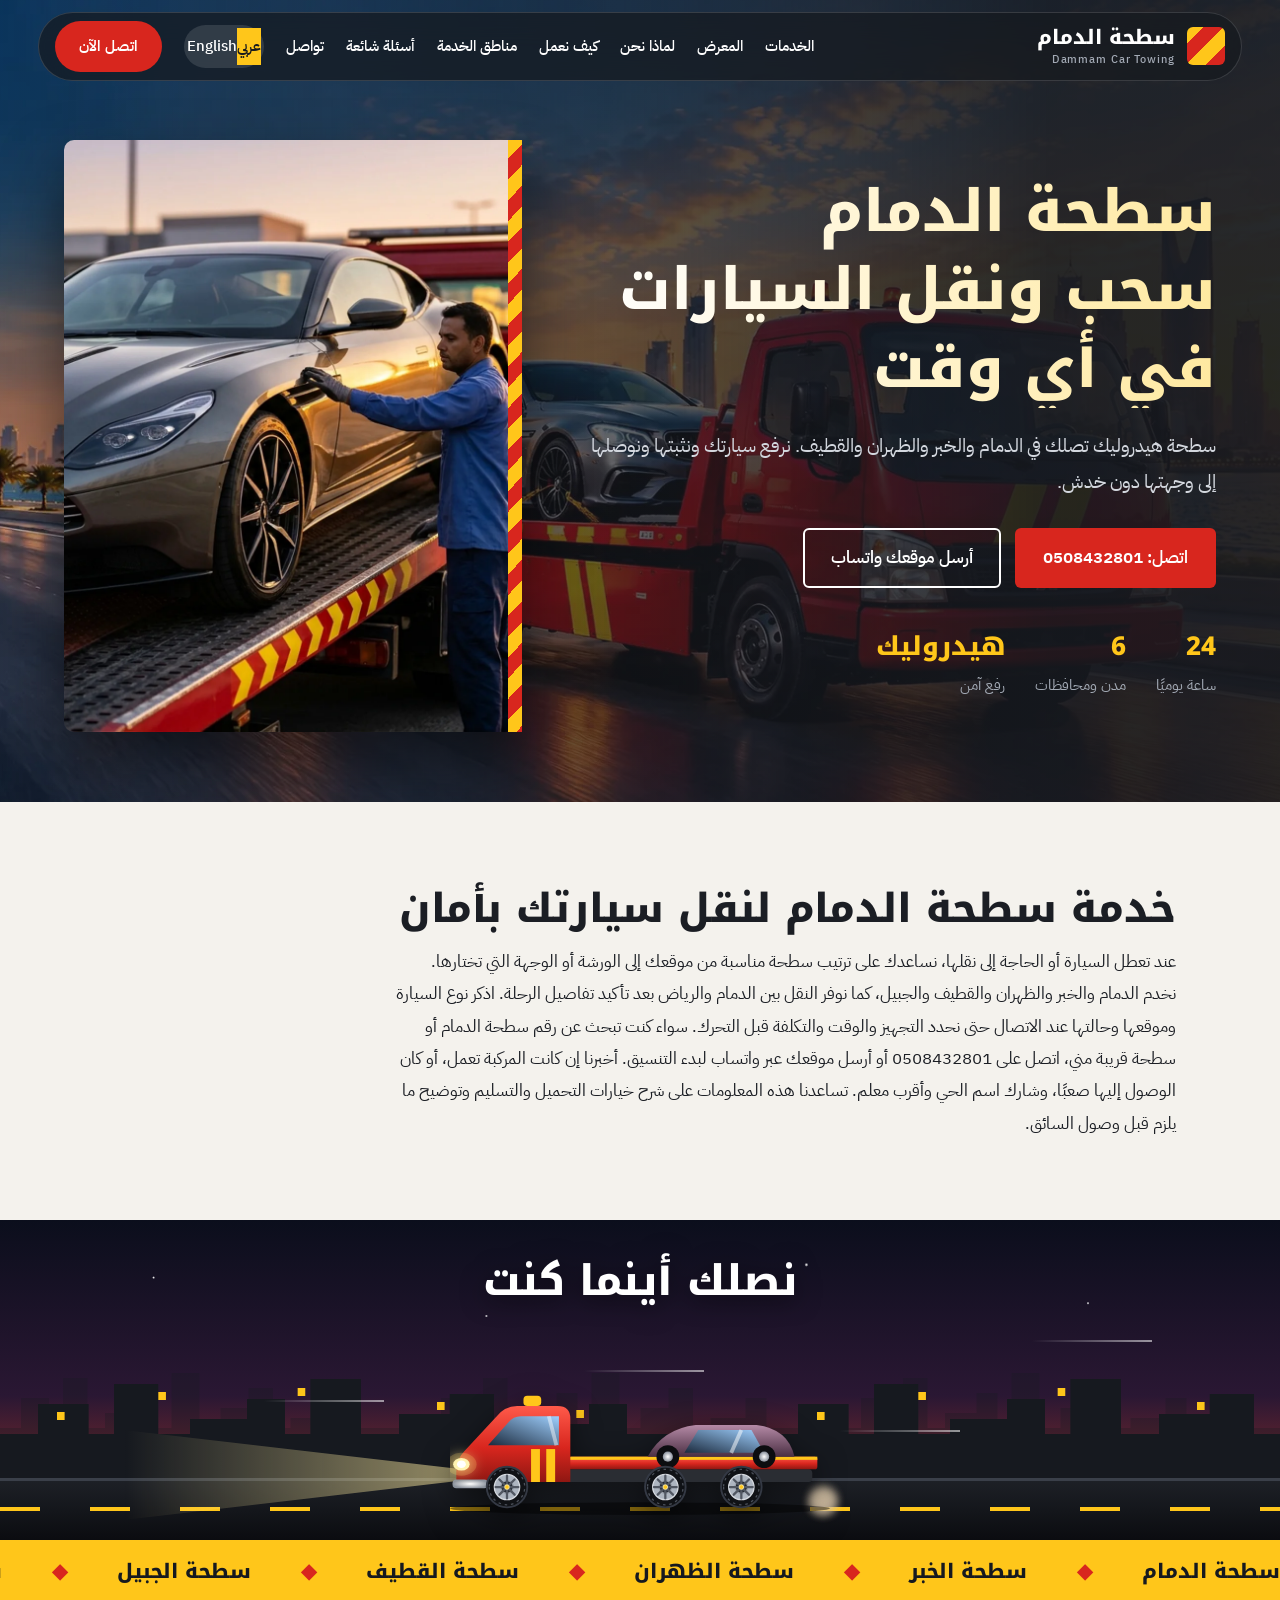
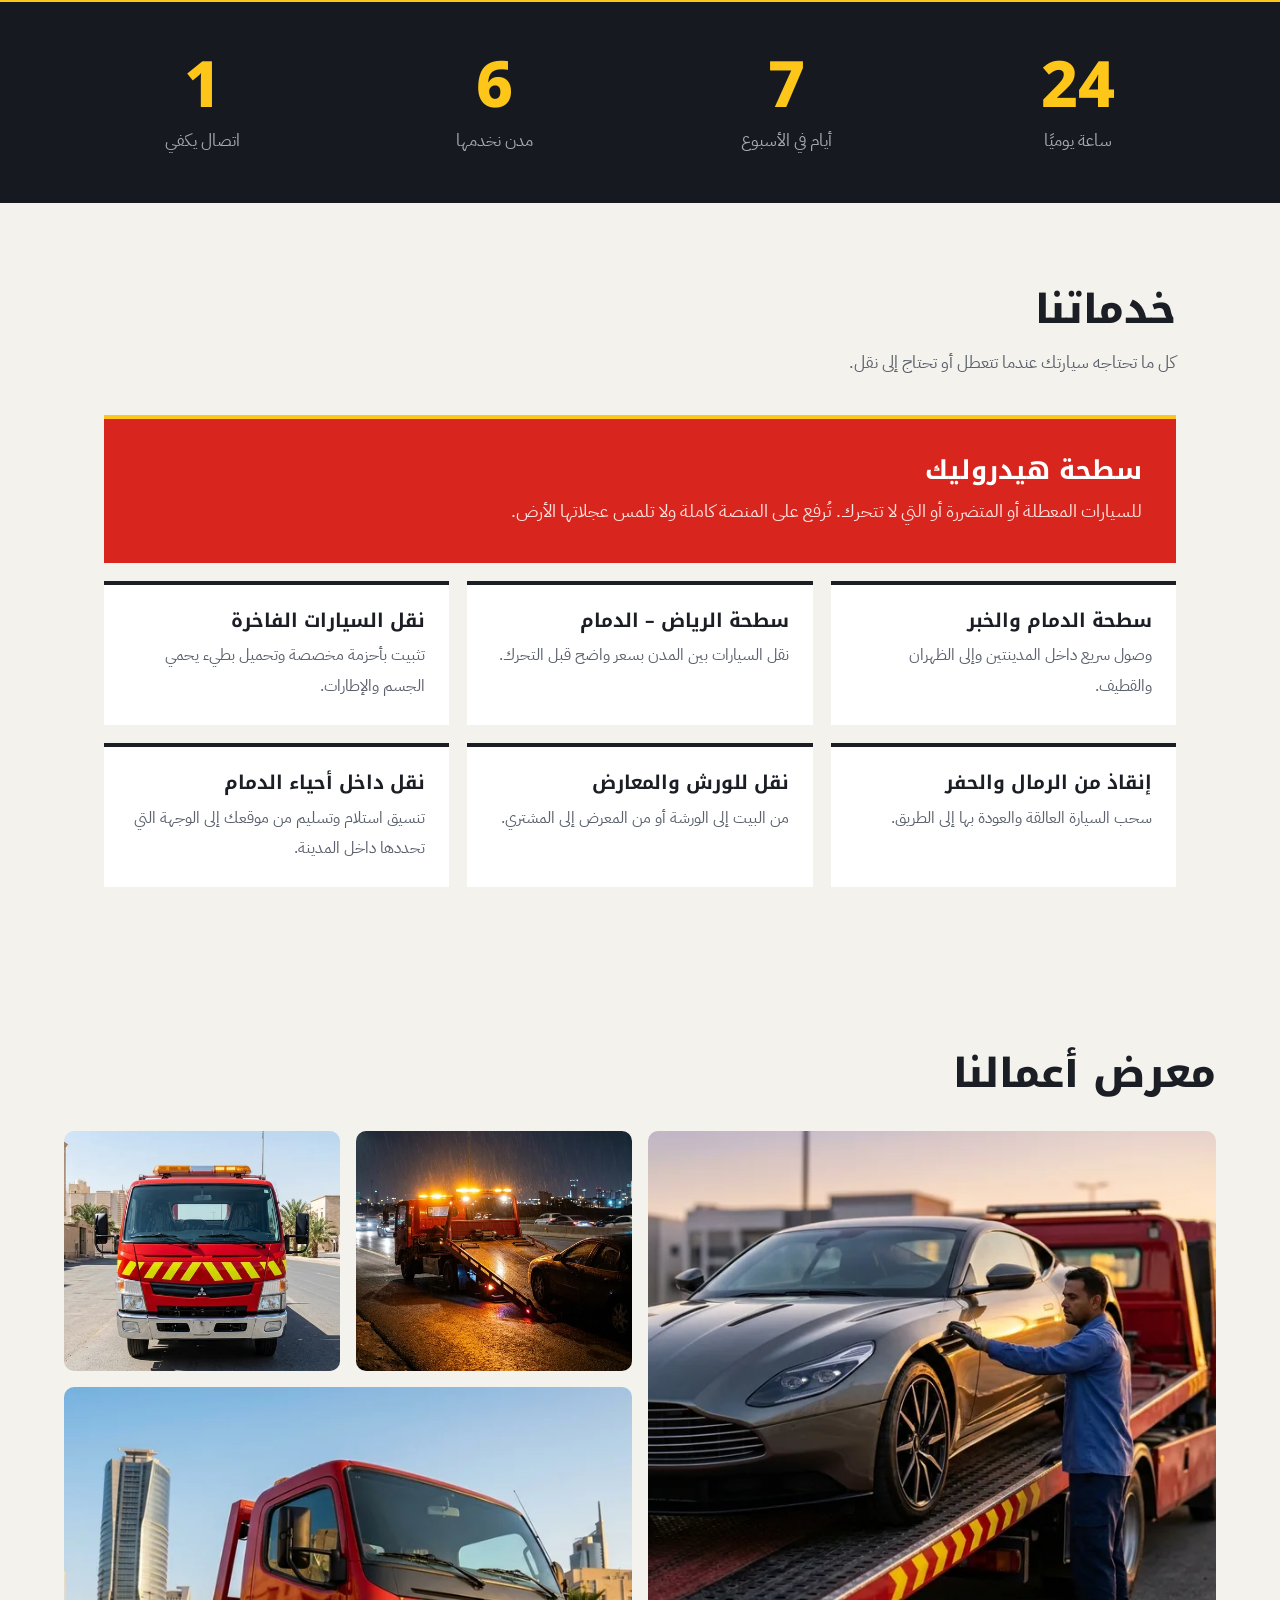
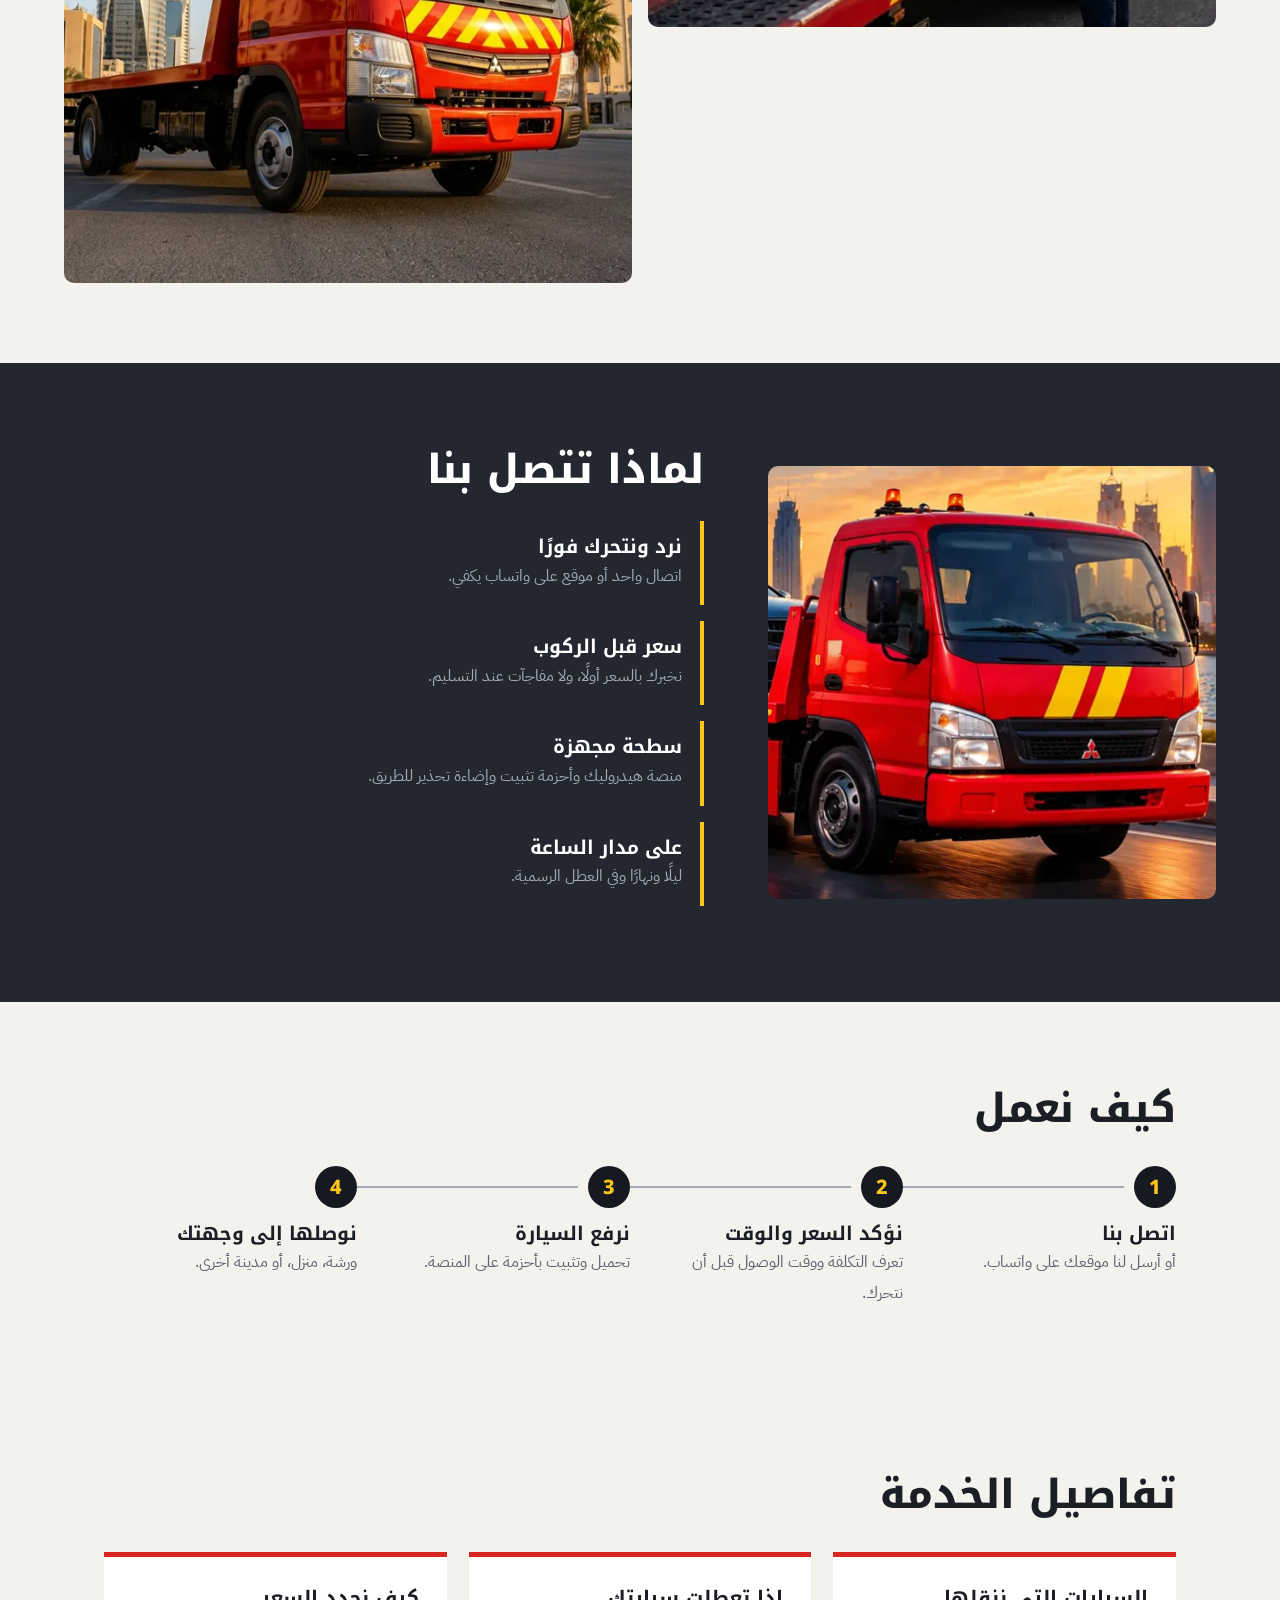
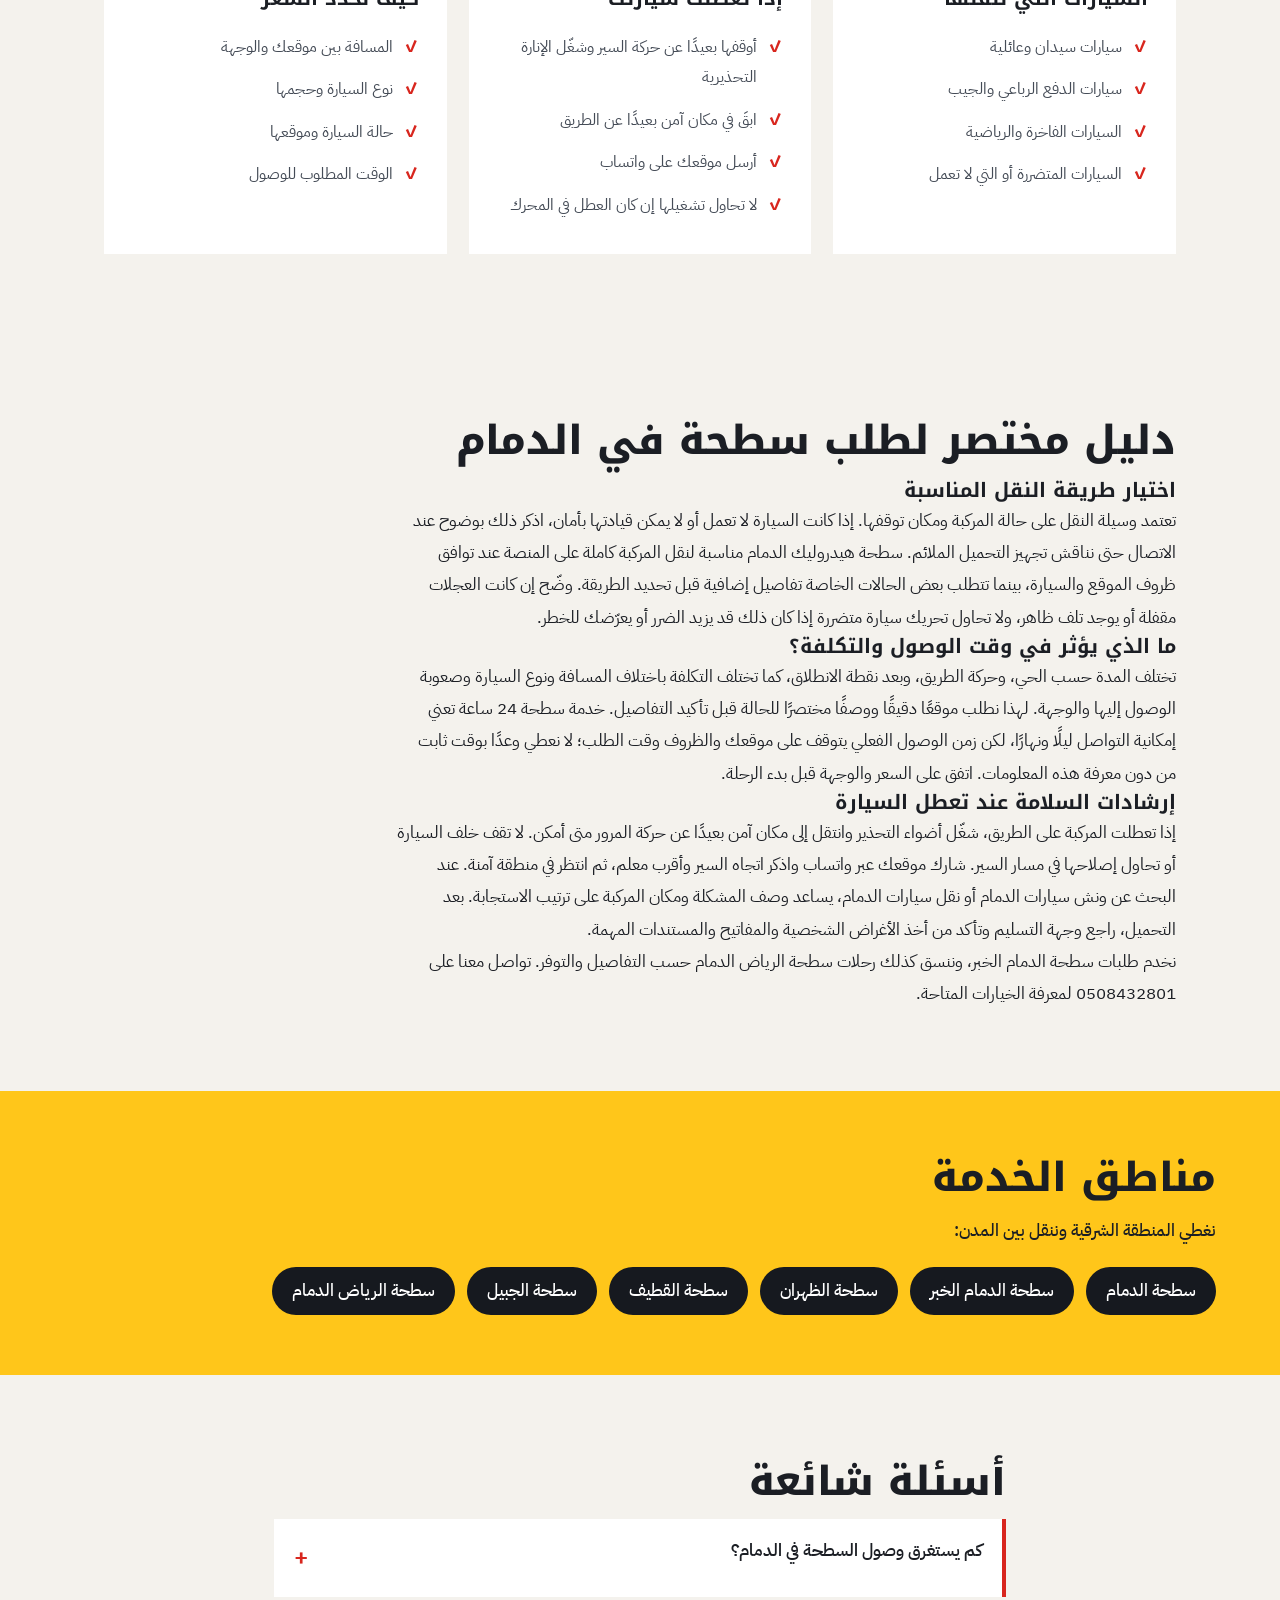
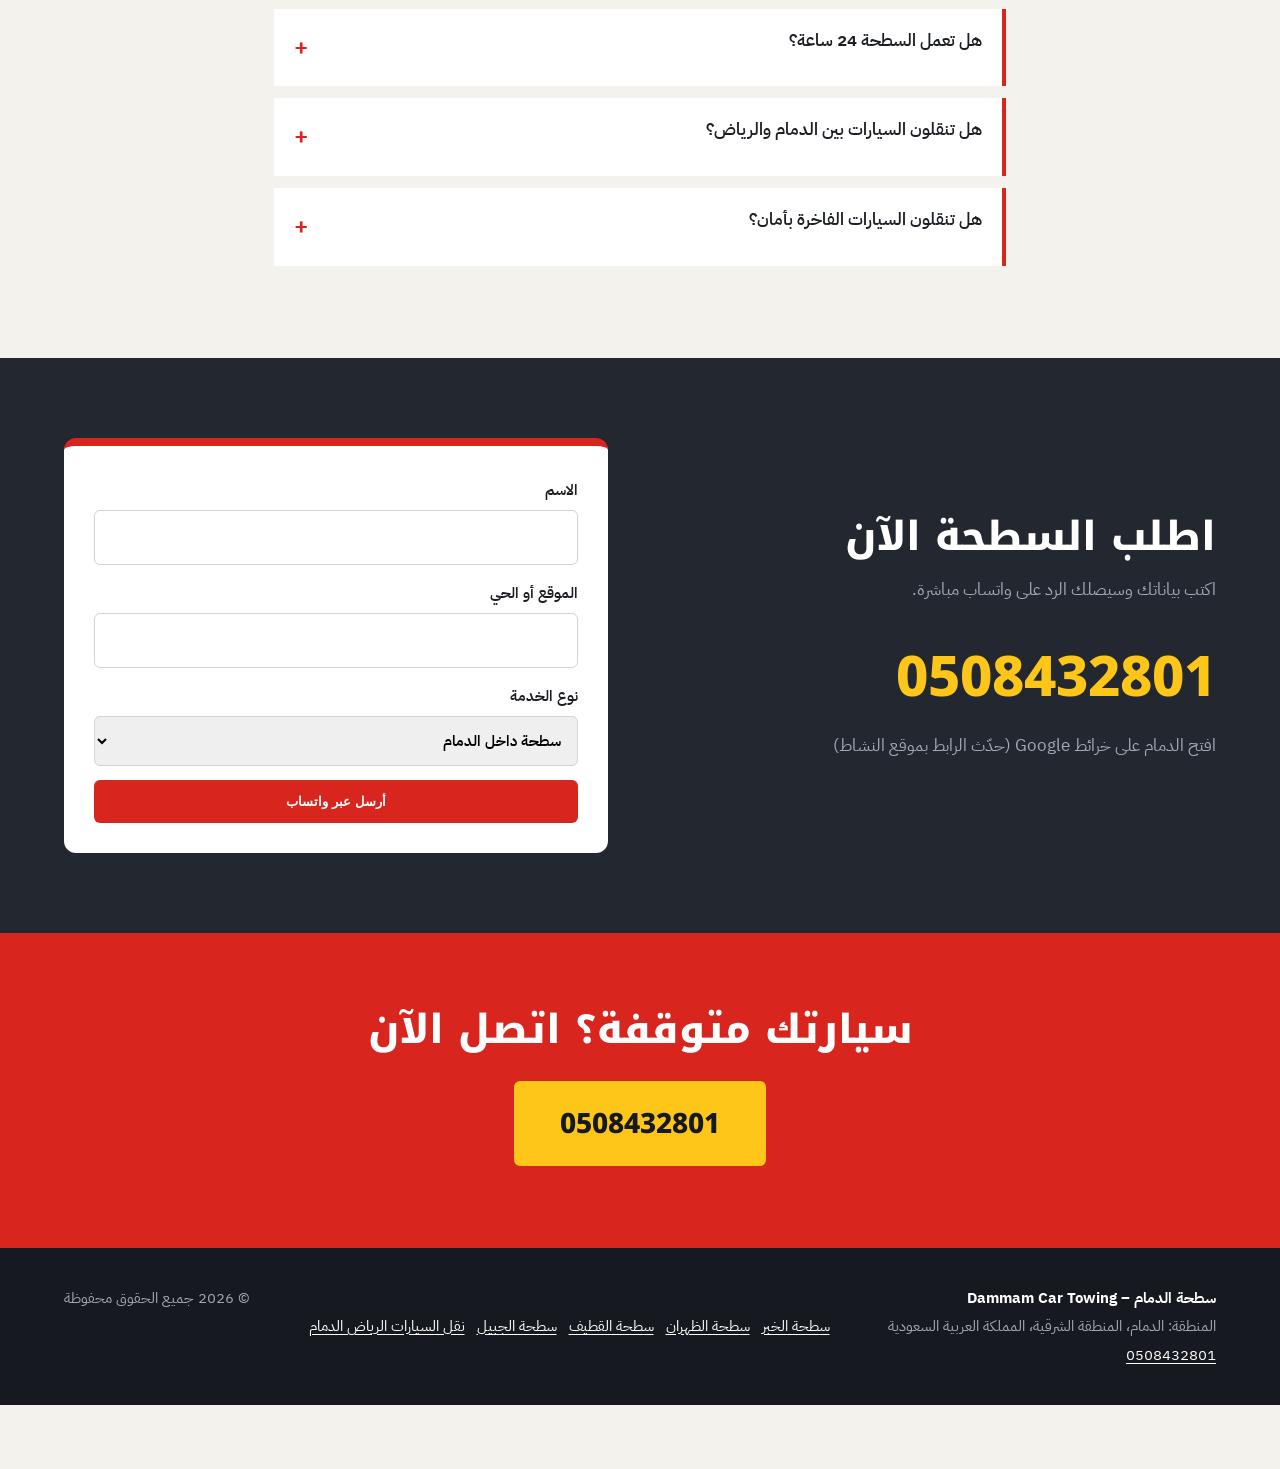
<file: index.html>
<!DOCTYPE html>
<html lang="ar" dir="rtl">
<head>
<meta charset="UTF-8">
<meta name="viewport" content="width=device-width, initial-scale=1">
<title>سطحة الدمام 24 ساعة | رقم سطحة الدمام – Dammam Car Towing</title>
<meta name="description" content="سطحة الدمام متاحة 24 ساعة لسحب ونقل سيارتك في الدمام والخبر ومدن الشرقية. اتصل 0508432801 الآن أو أرسل موقعك عبر واتساب لتنسيق الخدمة بكل سهولة.">
<meta name="robots" content="index, follow, max-image-preview:large">
<meta name="geo.region" content="SA-04"><meta name="geo.placename" content="الدمام">
<link rel="canonical" href="https://abdullahkamboh-067.github.io/-/">
<link rel="alternate" hreflang="ar-SA" href="https://abdullahkamboh-067.github.io/-/">
<link rel="alternate" hreflang="en" href="https://abdullahkamboh-067.github.io/-/en/">
<link rel="alternate" hreflang="x-default" href="https://abdullahkamboh-067.github.io/-/">
<meta property="og:type" content="website"><meta property="og:locale" content="ar_SA">
<meta property="og:url" content="https://abdullahkamboh-067.github.io/-/">
<meta property="og:title" content="سطحة الدمام 24 ساعة – Dammam Car Towing">
<meta property="og:description" content="سحب ونقل السيارات في الدمام والخبر والظهران على مدار الساعة.">
<meta property="og:image" content="https://abdullahkamboh-067.github.io/-/images/og-image.jpg">
<meta property="og:image:width" content="1200"><meta property="og:image:height" content="630">
<meta name="twitter:card" content="summary_large_image">
<meta name="twitter:title" content="سطحة الدمام 24 ساعة – Dammam Car Towing">
<meta name="twitter:description" content="خدمة سحب ونقل السيارات في الدمام والمنطقة الشرقية. اتصل 0508432801.">
<meta name="twitter:image" content="https://abdullahkamboh-067.github.io/-/images/og-image.jpg">
<meta name="theme-color" content="#16191f">
<link rel="preconnect" href="https://fonts.googleapis.com"><link rel="preconnect" href="https://fonts.gstatic.com" crossorigin>
<link href="https://fonts.googleapis.com/css2?family=IBM+Plex+Sans+Arabic:wght@400;500;600&family=Noto+Kufi+Arabic:wght@600;800&family=Outfit:wght@600;800&family=Inter:wght@400;500;600&display=swap" rel="stylesheet">
<script>document.documentElement.classList.add("js")</script>
<script async src="https://www.googletagmanager.com/gtag/js?id=G-REPLACE_WITH_GA4_ID"></script><script>window.dataLayer=window.dataLayer||[];function gtag(){dataLayer.push(arguments)}gtag('js',new Date());gtag('config','G-REPLACE_WITH_GA4_ID');</script>
<link rel="preload" as="image" href="images/hero-bg.webp" fetchpriority="high">
<link rel="stylesheet" href="style.css">
<link rel="icon" href="favicon.svg" type="image/svg+xml">
<link rel="manifest" href="site.webmanifest">
<meta name="google-site-verification" content="REPLACE_WITH_SEARCH_CONSOLE_TOKEN">
<script type="application/ld+json">
{"@context":"https://schema.org","@type":["AutomotiveBusiness","EmergencyService"],"name":"سطحة الدمام – Dammam Car Towing","url":"https://abdullahkamboh-067.github.io/-/","telephone":"+966508432801","image":"https://abdullahkamboh-067.github.io/-/images/og-image.jpg","logo":"https://abdullahkamboh-067.github.io/-/favicon.svg","description":"خدمة سحب ونقل السيارات بالسطحة الهيدروليك على مدار الساعة في الدمام والخبر والظهران.","address":{"@type":"PostalAddress","addressLocality":"الدمام","addressRegion":"المنطقة الشرقية","addressCountry":"SA"},"geo":{"@type":"GeoCoordinates","latitude":"REPLACE_WITH_LATITUDE","longitude":"REPLACE_WITH_LONGITUDE"},"sameAs":["REPLACE_WITH_GOOGLE_MAPS_URL","REPLACE_WITH_FACEBOOK_URL","REPLACE_WITH_INSTAGRAM_URL","REPLACE_WITH_TIKTOK_URL"],"openingHoursSpecification":{"@type":"OpeningHoursSpecification","dayOfWeek":["Saturday","Sunday","Monday","Tuesday","Wednesday","Thursday","Friday"],"opens":"00:00","closes":"23:59"},"areaServed":[{"@type":"City","name":"الدمام"},{"@type":"City","name":"الخبر"},{"@type":"City","name":"الظهران"},{"@type":"City","name":"القطيف"},{"@type":"City","name":"الجبيل"},{"@type":"City","name":"الرياض"}]}
</script>
<script type="application/ld+json">
{"@context":"https://schema.org","@type":"ItemList","name":"خدمات سطحة الدمام","itemListElement":[{"@type":"Service","name":"سطحة هيدروليك","areaServed":{"@type":"City","name":"الدمام"}},{"@type":"Service","name":"نقل السيارات بين المدن","areaServed":{"@type":"AdministrativeArea","name":"المنطقة الشرقية"}},{"@type":"Service","name":"نقل السيارات الفاخرة","areaServed":{"@type":"AdministrativeArea","name":"المنطقة الشرقية"}},{"@type":"Service","name":"إنقاذ السيارات العالقة","areaServed":{"@type":"City","name":"الدمام"}}]}
</script>
<script type="application/ld+json">
{"@context":"https://schema.org","@type":"FAQPage","mainEntity":[
{"@type":"Question","name":"كم يستغرق وصول السطحة في الدمام؟","acceptedAnswer":{"@type":"Answer","text":"نتحرك فور اتصالك، ويعتمد الوقت على موقعك وحركة الطريق. أرسل موقعك على واتساب لنحدده بدقة."}},
{"@type":"Question","name":"هل تعمل السطحة 24 ساعة؟","acceptedAnswer":{"@type":"Answer","text":"نعم، طوال أيام الأسبوع وعلى مدار الساعة."}},
{"@type":"Question","name":"هل تنقلون السيارات بين الدمام والرياض؟","acceptedAnswer":{"@type":"Answer","text":"نعم، وبقية المدن أيضًا. اتصل لمعرفة السعر والموعد."}},
{"@type":"Question","name":"هل تنقلون السيارات الفاخرة بأمان؟","acceptedAnswer":{"@type":"Answer","text":"نعم، تُرفع على سطحة هيدروليك وتُثبَّت بأحزمة مخصصة دون سحبها على عجلاتها."}}]}
</script>
</head>
<body>
<div class="loader" id="loader"><div class="loader-truck"></div><span>سطحة الدمام</span></div>
<div class="topbar"><span>خدمة 24 ساعة – 7 أيام في الأسبوع</span><a href="tel:+966508432801" dir="ltr">0508432801</a></div>

<header class="header" id="header">
  <a class="logo" href="#top" aria-label="سطحة الدمام"><span class="mark" aria-hidden="true"></span><span>سطحة الدمام<small>Dammam Car Towing</small></span></a>
  <button class="burger" id="burger" aria-label="القائمة" aria-expanded="false"><i></i><i></i><i></i></button>
  <nav class="nav" id="nav">
    <a href="#services">الخدمات</a><a href="#gallery">المعرض</a><a href="#why">لماذا نحن</a><a href="#steps">كيف نعمل</a><a href="#areas">مناطق الخدمة</a><a href="#faq">أسئلة شائعة</a><a href="#contact">تواصل</a>
    <div class="lang" role="group" aria-label="اختيار اللغة"><a class="on" lang="ar" href="index.html" aria-current="page">عربي</a><a lang="en" href="en/index.html">English</a></div>
    <a class="btn btn-red" href="tel:+966508432801" aria-label="اتصل بسطحة الدمام على 0508432801">اتصل الآن</a>
  </nav>
</header>

<main id="top">
<section class="hero">
  <div class="hero-text">
    <h1>سطحة الدمام<br>سحب ونقل السيارات في أي وقت</h1>
    <p>سطحة هيدروليك تصلك في الدمام والخبر والظهران والقطيف. نرفع سيارتك ونثبتها ونوصلها إلى وجهتها دون خدش.</p>
    <div class="cta">
      <a class="btn btn-red" href="tel:+966508432801" aria-label="اتصل بسطحة الدمام على 0508432801">اتصل: 0508432801</a>
      <a class="btn btn-line" href="https://wa.me/966508432801?text=%D8%A3%D8%AD%D8%AA%D8%A7%D8%AC%20%D8%B3%D8%B7%D8%AD%D8%A9" aria-label="أرسل موقعك إلى سطحة الدمام عبر واتساب" target="_blank" rel="noopener">أرسل موقعك واتساب</a>
    </div>
    <ul class="facts"><li><b>24</b> ساعة يوميًا</li><li><b>6</b> مدن ومحافظات</li><li><b>هيدروليك</b> رفع آمن</li></ul>
  </div>
  <figure class="hero-img"><img src="images/dammam-hydraulic-flatbed-tow-truck.webp" width="900" height="1200" fetchpriority="high" alt="فني يثبت سيارة على سطحة هيدروليك حمراء في الدمام"></figure>
</section>
<section class="intro sec"><h2>خدمة سطحة الدمام لنقل سيارتك بأمان</h2><p>عند تعطل السيارة أو الحاجة إلى نقلها، نساعدك على ترتيب سطحة مناسبة من موقعك إلى الورشة أو الوجهة التي تختارها. نخدم الدمام والخبر والظهران والقطيف والجبيل، كما نوفر النقل بين الدمام والرياض بعد تأكيد تفاصيل الرحلة. اذكر نوع السيارة وموقعها وحالتها عند الاتصال حتى نحدد التجهيز والوقت والتكلفة قبل التحرك. سواء كنت تبحث عن رقم سطحة الدمام أو سطحة قريبة مني، اتصل على 0508432801 أو أرسل موقعك عبر واتساب لبدء التنسيق. أخبرنا إن كانت المركبة تعمل، أو كان الوصول إليها صعبًا، وشارك اسم الحي وأقرب معلم. تساعدنا هذه المعلومات على شرح خيارات التحميل والتسليم وتوضيح ما يلزم قبل وصول السائق.</p></section>

<section class="scene" id="scene"><p class="scene-text">نصلك أينما كنت</p>
<div class="sk sk1" aria-hidden="true"></div><div class="sk sk2" aria-hidden="true"></div><div class="gr" aria-hidden="true"></div>
<div class="speed" aria-hidden="true"><i></i><i></i><i></i><i></i></div>
<div class="rig" aria-hidden="true"><div class="beam"></div><span class="dust"></span><span class="dust"></span><span class="dust"></span>
<svg class="vtruck" viewBox="0 0 300 120"><defs>
<linearGradient id="red" x1="0" y1="0" x2="0" y2="1"><stop offset="0" stop-color="#ff5a4a"/><stop offset=".55" stop-color="#d8261e"/><stop offset="1" stop-color="#8f1712"/></linearGradient>
<linearGradient id="gls" x1="0" y1="0" x2="1" y2="1"><stop offset="0" stop-color="#9fd0ff"/><stop offset="1" stop-color="#1b2a3d"/></linearGradient>
<linearGradient id="car" x1="0" y1="0" x2="0" y2="1"><stop offset="0" stop-color="#b58aa6"/><stop offset="1" stop-color="#4a2f43"/></linearGradient>
<radialGradient id="chr"><stop offset="0" stop-color="#fff"/><stop offset="1" stop-color="#8a919c"/></radialGradient></defs>
<ellipse cx="150" cy="111" rx="150" ry="5" fill="#000" opacity=".45"/>
<g transform="translate(300 0) scale(-1 1)">
<rect x="14" y="80" width="272" height="10" rx="3" fill="#2a2d33"/>
<rect x="10" y="70" width="196" height="10" rx="2" fill="url(#red)"/><rect x="10" y="70" width="196" height="2.5" fill="#ffc61a"/>
<path d="M28 70q5-22 30-25h48q26 3 38 25z" fill="url(#car)"/><path d="M62 49h42l11 18H52z" fill="url(#gls)"/><path d="M70 49l8 18" stroke="#fff" stroke-opacity=".5" stroke-width="3"/>
<circle cx="52" cy="70" r="9" fill="#0c0d10"/><circle cx="52" cy="70" r="4" fill="url(#chr)"/><circle cx="128" cy="70" r="9" fill="#0c0d10"/><circle cx="128" cy="70" r="4" fill="url(#chr)"/>
<path d="M205 90V40q0-10 10-10h32q10 0 17 9l24 26q7 7 7 16v9z" fill="url(#red)"/>
<path d="M214 38h30q6 0 10 5l16 18h-56z" fill="url(#gls)"/><path d="M222 38l-6 23" stroke="#fff" stroke-opacity=".45" stroke-width="3"/>
<rect x="217" y="64" width="7" height="26" fill="#ffc61a"/><rect x="229" y="64" width="7" height="26" fill="#ffc61a"/>
<rect x="270" y="88" width="28" height="7" rx="3" fill="url(#chr)"/><g class="headlight"><ellipse cx="291" cy="76" rx="12" ry="9" fill="#ffd86a" opacity=".22"/><ellipse class="glow" cx="291" cy="76" rx="6.5" ry="5" fill="#fff3b0"/><ellipse cx="291" cy="76" rx="3.5" ry="3" fill="#fff"/></g>
<rect class="beacon" x="228" y="22" width="14" height="8" rx="3" fill="#ffc61a"/>
<g class="wh"><circle class="tire" cx="70" cy="94" r="16"/><circle class="tread" cx="70" cy="94" r="14"/><circle class="rim" cx="70" cy="94" r="10"/><circle class="hub" cx="70" cy="94" r="5"/><path class="spokes" d="M70 85v18M61 94h18M64 88l12 12M76 88 64 100"/><circle class="lug" cx="70" cy="94" r="1.8"/></g><g class="wh"><circle class="tire" cx="130" cy="94" r="16"/><circle class="tread" cx="130" cy="94" r="14"/><circle class="rim" cx="130" cy="94" r="10"/><circle class="hub" cx="130" cy="94" r="5"/><path class="spokes" d="M130 85v18M121 94h18M124 88l12 12M136 88 124 100"/><circle class="lug" cx="130" cy="94" r="1.8"/></g><g class="wh"><circle class="tire" cx="255" cy="94" r="16"/><circle class="tread" cx="255" cy="94" r="14"/><circle class="rim" cx="255" cy="94" r="10"/><circle class="hub" cx="255" cy="94" r="5"/><path class="spokes" d="M255 85v18M246 94h18M249 88l12 12M261 88 249 100"/><circle class="lug" cx="255" cy="94" r="1.8"/></g></g></svg></div></section>
<div class="marquee" aria-hidden="true"><div><span>سطحة الدمام</span><span>سطحة الخبر</span><span>سطحة الظهران</span><span>سطحة القطيف</span><span>سطحة الجبيل</span><span>سطحة هيدروليك</span><span>سطحة الدمام</span><span>سطحة الخبر</span><span>سطحة الظهران</span><span>سطحة القطيف</span><span>سطحة الجبيل</span><span>سطحة هيدروليك</span></div></div>
<section class="stats"><div><b data-n="24">24</b>ساعة يوميًا</div><div><b data-n="7">7</b>أيام في الأسبوع</div><div><b data-n="6">6</b>مدن نخدمها</div><div><b data-n="1">1</b>اتصال يكفي</div></section>
<section class="sec" id="services">
  <h2>خدماتنا</h2>
  <p class="lead">كل ما تحتاجه سيارتك عندما تتعطل أو تحتاج إلى نقل.</p>
  <div class="svc">
    <article class="svc-main"><h3>سطحة هيدروليك</h3><p>للسيارات المعطلة أو المتضررة أو التي لا تتحرك. تُرفع على المنصة كاملة ولا تلمس عجلاتها الأرض.</p></article>
    <article><h3>سطحة الدمام والخبر</h3><p>وصول سريع داخل المدينتين وإلى الظهران والقطيف.</p></article>
    <article><h3>سطحة الرياض – الدمام</h3><p>نقل السيارات بين المدن بسعر واضح قبل التحرك.</p></article>
    <article><h3>نقل السيارات الفاخرة</h3><p>تثبيت بأحزمة مخصصة وتحميل بطيء يحمي الجسم والإطارات.</p></article>
    <article><h3>إنقاذ من الرمال والحفر</h3><p>سحب السيارة العالقة والعودة بها إلى الطريق.</p></article>
    <article><h3>نقل للورش والمعارض</h3><p>من البيت إلى الورشة أو من المعرض إلى المشتري.</p></article>
    <article><h3>نقل داخل أحياء الدمام</h3><p>تنسيق استلام وتسليم من موقعك إلى الوجهة التي تحددها داخل المدينة.</p></article>
  </div>
</section>

<section class="gallery" id="gallery"><h2>معرض أعمالنا</h2><div class="grid">
<figure class="w2"><img src="images/luxury-car-hydraulic-flatbed-transport.webp" loading="lazy" width="1000" height="545" alt="سيارة فاخرة محملة على منصة سطحة هيدروليك للنقل"><figcaption>نقل آمن للسيارات الفاخرة</figcaption></figure>
<figure><img src="images/dammam-night-car-recovery.webp" loading="lazy" width="800" height="447" alt="سطحة تنقل سيارة متعطلة ليلًا على الطريق"><figcaption>تثبيت بأحزمة</figcaption></figure>
<figure><img src="images/red-mitsubishi-fuso-tow-truck.webp" loading="lazy" width="800" height="447" alt="سطحة ميتسوبيشي فوسو حمراء مجهزة للنقل"><figcaption>ميتسوبيشي فوسو</figcaption></figure>
<figure class="w2"><img src="images/dammam-city-tow-truck.webp" loading="lazy" width="1000" height="558" alt="سطحة حمراء تسير في شوارع مدينة الدمام"><figcaption>جاهزون في شوارع الدمام</figcaption></figure></div></section>
<section class="why" id="why">
  <figure><img src="images/dammam-tow-truck-parked.webp" width="900" height="870" loading="lazy" alt="شاحنة سطحة متوقفة وجاهزة لنقل السيارات"></figure>
  <div>
    <h2>لماذا تتصل بنا</h2>
    <ul>
      <li><h3>نرد ونتحرك فورًا</h3><p>اتصال واحد أو موقع على واتساب يكفي.</p></li>
      <li><h3>سعر قبل الركوب</h3><p>نخبرك بالسعر أولًا، ولا مفاجآت عند التسليم.</p></li>
      <li><h3>سطحة مجهزة</h3><p>منصة هيدروليك وأحزمة تثبيت وإضاءة تحذير للطريق.</p></li>
      <li><h3>على مدار الساعة</h3><p>ليلًا ونهارًا وفي العطل الرسمية.</p></li>
    </ul>
  </div>
</section>

<section class="sec steps" id="steps">
  <h2>كيف نعمل</h2>
  <ol>
    <li><h3>اتصل بنا</h3><p>أو أرسل لنا موقعك على واتساب.</p></li>
    <li><h3>نؤكد السعر والوقت</h3><p>تعرف التكلفة ووقت الوصول قبل أن نتحرك.</p></li>
    <li><h3>نرفع السيارة</h3><p>تحميل وتثبيت بأحزمة على المنصة.</p></li>
    <li><h3>نوصلها إلى وجهتك</h3><p>ورشة، منزل، أو مدينة أخرى.</p></li>
  </ol>
</section>

<section class="sec details" id="details"><h2>تفاصيل الخدمة</h2><div class="dgrid">
<div><h3>السيارات التي ننقلها</h3><ul><li>سيارات سيدان وعائلية</li><li>سيارات الدفع الرباعي والجيب</li><li>السيارات الفاخرة والرياضية</li><li>السيارات المتضررة أو التي لا تعمل</li></ul></div>
<div><h3>إذا تعطلت سيارتك</h3><ul><li>أوقفها بعيدًا عن حركة السير وشغّل الإنارة التحذيرية</li><li>ابقَ في مكان آمن بعيدًا عن الطريق</li><li>أرسل موقعك على واتساب</li><li>لا تحاول تشغيلها إن كان العطل في المحرك</li></ul></div>
<div><h3>كيف نحدد السعر</h3><ul><li>المسافة بين موقعك والوجهة</li><li>نوع السيارة وحجمها</li><li>حالة السيارة وموقعها</li><li>الوقت المطلوب للوصول</li></ul></div></div></section>
<section class="sec guide"><h2>دليل مختصر لطلب سطحة في الدمام</h2><article><h3>اختيار طريقة النقل المناسبة</h3><p>تعتمد وسيلة النقل على حالة المركبة ومكان توقفها. إذا كانت السيارة لا تعمل أو لا يمكن قيادتها بأمان، اذكر ذلك بوضوح عند الاتصال حتى نناقش تجهيز التحميل الملائم. سطحة هيدروليك الدمام مناسبة لنقل المركبة كاملة على المنصة عند توافق ظروف الموقع والسيارة، بينما تتطلب بعض الحالات الخاصة تفاصيل إضافية قبل تحديد الطريقة. وضّح إن كانت العجلات مقفلة أو يوجد تلف ظاهر، ولا تحاول تحريك سيارة متضررة إذا كان ذلك قد يزيد الضرر أو يعرّضك للخطر.</p></article><article><h3>ما الذي يؤثر في وقت الوصول والتكلفة؟</h3><p>تختلف المدة حسب الحي، وحركة الطريق، وبعد نقطة الانطلاق، كما تختلف التكلفة باختلاف المسافة ونوع السيارة وصعوبة الوصول إليها والوجهة. لهذا نطلب موقعًا دقيقًا ووصفًا مختصرًا للحالة قبل تأكيد التفاصيل. خدمة سطحة 24 ساعة تعني إمكانية التواصل ليلًا ونهارًا، لكن زمن الوصول الفعلي يتوقف على موقعك والظروف وقت الطلب؛ لا نعطي وعدًا بوقت ثابت من دون معرفة هذه المعلومات. اتفق على السعر والوجهة قبل بدء الرحلة.</p></article><article><h3>إرشادات السلامة عند تعطل السيارة</h3><p>إذا تعطلت المركبة على الطريق، شغّل أضواء التحذير وانتقل إلى مكان آمن بعيدًا عن حركة المرور متى أمكن. لا تقف خلف السيارة أو تحاول إصلاحها في مسار السير. شارك موقعك عبر واتساب واذكر اتجاه السير وأقرب معلم، ثم انتظر في منطقة آمنة. عند البحث عن ونش سيارات الدمام أو نقل سيارات الدمام، يساعد وصف المشكلة ومكان المركبة على ترتيب الاستجابة. بعد التحميل، راجع وجهة التسليم وتأكد من أخذ الأغراض الشخصية والمفاتيح والمستندات المهمة.</p></article><p>نخدم طلبات سطحة الدمام الخبر، وننسق كذلك رحلات سطحة الرياض الدمام حسب التفاصيل والتوفر. تواصل معنا على <a href="tel:+966508432801">0508432801</a> لمعرفة الخيارات المتاحة.</p></section>
<section class="areas" id="areas">
  <h2>مناطق الخدمة</h2>
  <p>نغطي المنطقة الشرقية وننقل بين المدن:</p>
  <div class="chips"><a href="index.html">سطحة الدمام</a><a href="khobar/index.html">سطحة الدمام الخبر</a><a href="dhahran/index.html">سطحة الظهران</a><a href="qatif/index.html">سطحة القطيف</a><a href="jubail/index.html">سطحة الجبيل</a><a href="riyadh-dammam/index.html">سطحة الرياض الدمام</a></div>
</section>

<section class="sec faq" id="faq">
  <h2>أسئلة شائعة</h2>
  <details><summary>كم يستغرق وصول السطحة في الدمام؟</summary><p>نتحرك فور اتصالك، ويعتمد الوقت على موقعك وحركة الطريق. أرسل موقعك على واتساب لنحدده بدقة.</p></details>
  <details><summary>هل تعمل السطحة 24 ساعة؟</summary><p>نعم، طوال أيام الأسبوع وعلى مدار الساعة.</p></details>
  <details><summary>هل تنقلون السيارات بين الدمام والرياض؟</summary><p>نعم، وبقية المدن أيضًا. اتصل لمعرفة السعر والموعد.</p></details>
  <details><summary>هل تنقلون السيارات الفاخرة بأمان؟</summary><p>نعم، تُرفع على سطحة هيدروليك وتُثبَّت بأحزمة مخصصة دون سحبها على عجلاتها.</p></details>
</section>

<section class="contact" id="contact"><div><h2>اطلب السطحة الآن</h2><p>اكتب بياناتك وسيصلك الرد على واتساب مباشرة.</p><a class="big-phone" href="tel:+966508432801" dir="ltr" aria-label="اتصل بسطحة الدمام على 0508432801">0508432801</a><p><a href="https://www.google.com/maps/search/?api=1&query=Dammam%2C+Saudi+Arabia" target="_blank" rel="noopener">افتح الدمام على خرائط Google (حدّث الرابط بموقع النشاط)</a></p></div>
<form id="form"><label>الاسم<input name="n" required autocomplete="name"></label><label>الموقع أو الحي<input name="l" required></label><label>نوع الخدمة<select name="s"><option>سطحة داخل الدمام</option><option>سطحة الخبر</option><option>الرياض – الدمام</option><option>نقل سيارة فاخرة</option></select></label><button class="btn btn-red" type="submit" aria-label="أرسل طلب السطحة عبر واتساب">أرسل عبر واتساب</button></form></section>

<section class="final">
  <h2>سيارتك متوقفة؟ اتصل الآن</h2>
  <a class="btn btn-yellow" href="tel:+966508432801" dir="ltr" aria-label="اتصل بسطحة الدمام على 0508432801">0508432801</a>
</section>
</main>

<footer class="footer">
  <p><strong>سطحة الدمام – Dammam Car Towing</strong><br>المنطقة: الدمام، المنطقة الشرقية، المملكة العربية السعودية<br><a href="tel:+966508432801" dir="ltr">0508432801</a></p>
  <nav class="footer-cities" aria-label="روابط المدن"><a href="khobar/index.html">سطحة الخبر</a><a href="dhahran/index.html">سطحة الظهران</a><a href="qatif/index.html">سطحة القطيف</a><a href="jubail/index.html">سطحة الجبيل</a><a href="riyadh-dammam/index.html">نقل السيارات الرياض الدمام</a></nav>
  <p>© <span id="year"></span> جميع الحقوق محفوظة</p>
</footer>

<div class="fixbar"><a href="tel:+966508432801" aria-label="اتصل بسطحة الدمام">اتصال</a><a href="https://wa.me/966508432801" aria-label="تواصل مع سطحة الدمام عبر واتساب" target="_blank" rel="noopener">واتساب</a></div>
<script src="script.js" defer></script>
</body>
</html>
</file>
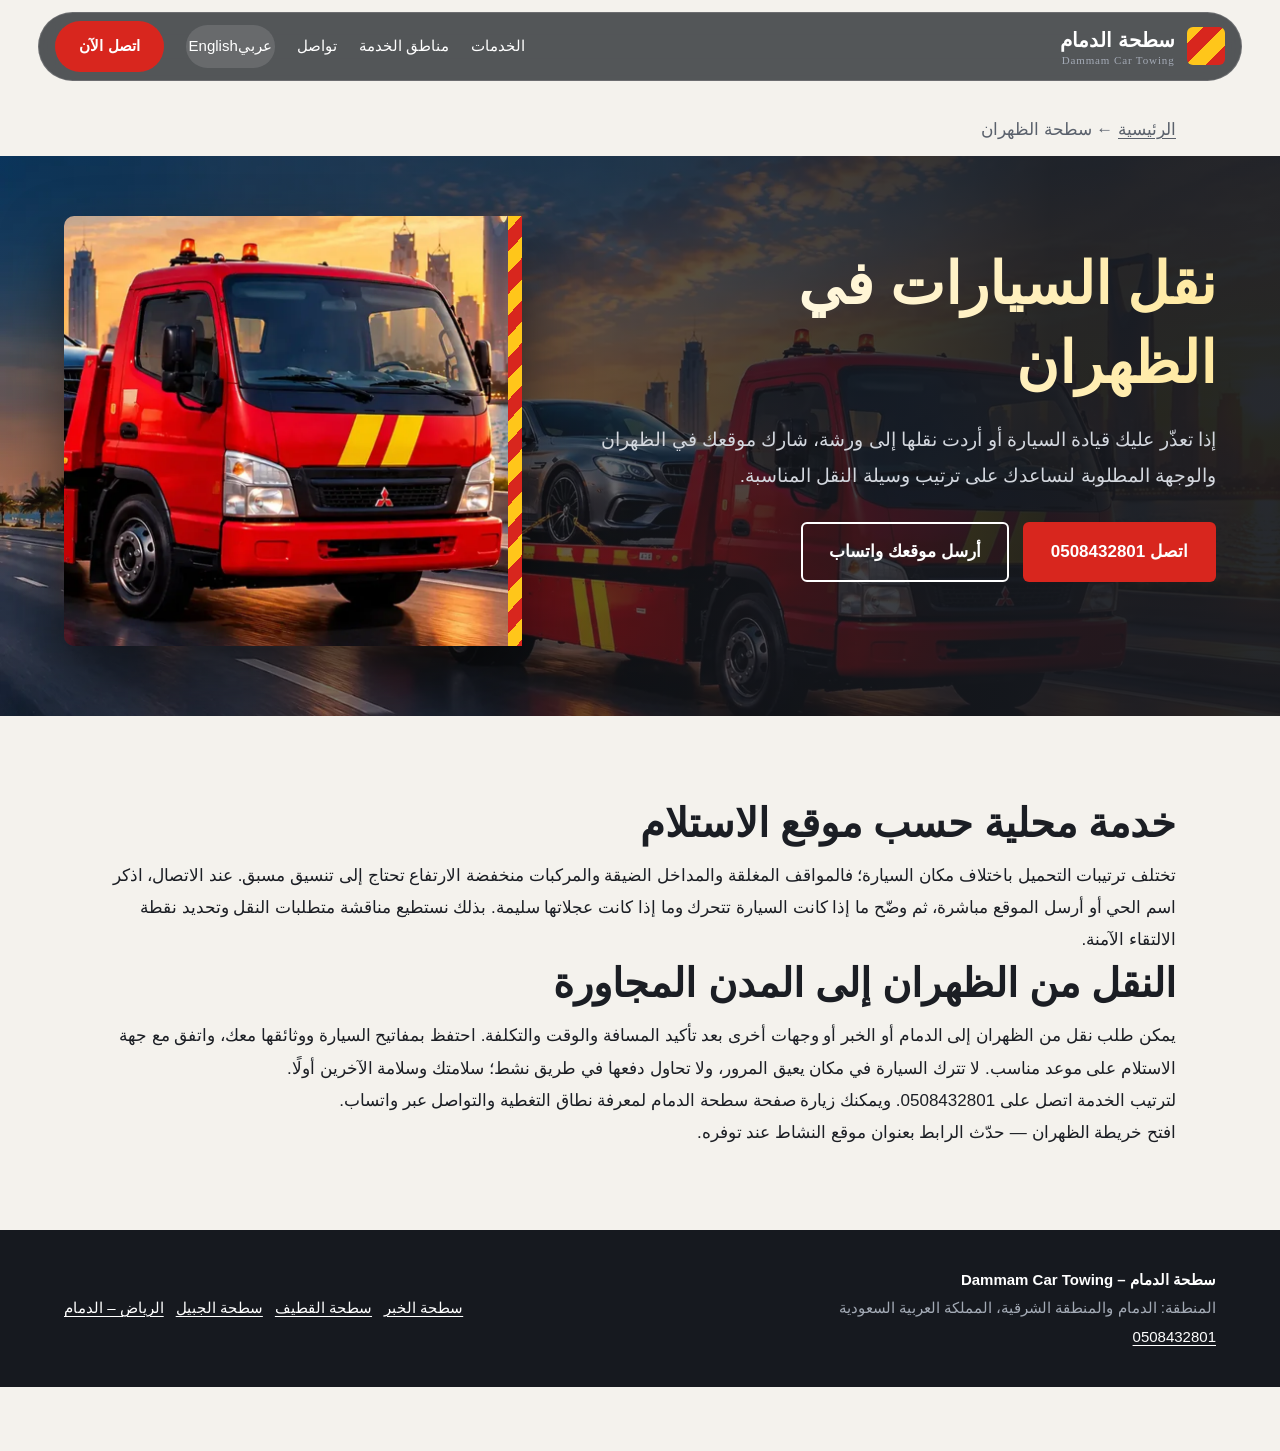
<file: dhahran/index.html>
<!doctype html><html lang="ar" dir="rtl"><head><meta charset="utf-8"><meta name="viewport" content="width=device-width, initial-scale=1"><title>سطحة الظهران | نقل وإنقاذ السيارات – سطحة الدمام</title><meta name="description" content="اطلب تنسيق سطحة في الظهران لنقل السيارة إلى وجهتها. أرسل موقعك ونوع المركبة وحالتها، واتصل قبل التحرك لتأكيد التفاصيل."><link rel="canonical" href="https://abdullahkamboh-067.github.io/-/dhahran/"><link rel="alternate" hreflang="ar-SA" href="https://abdullahkamboh-067.github.io/-/dhahran/"><link rel="alternate" hreflang="x-default" href="https://abdullahkamboh-067.github.io/-/dhahran/"><meta name="theme-color" content="#16191f"><link rel="stylesheet" href="../style.css"><link rel="icon" href="../favicon.svg" type="image/svg+xml"><script>document.documentElement.classList.add('js')</script><script type="application/ld+json">{"@context":"https://schema.org","@type":"BreadcrumbList","itemListElement":[{"@type":"ListItem","position":1,"name":"الرئيسية","item":"https://abdullahkamboh-067.github.io/-/"},{"@type":"ListItem","position":2,"name":"سطحة الظهران","item":"https://abdullahkamboh-067.github.io/-/dhahran/"}]}</script></head><body><header class="header" id="header"><a class="logo" href="../index.html" aria-label="الرئيسية"><span class="mark" aria-hidden="true"></span><span>سطحة الدمام<small>Dammam Car Towing</small></span></a><button class="burger" id="burger" aria-label="فتح القائمة" aria-expanded="false"><i></i><i></i><i></i></button><nav class="nav" id="nav"><a href="../index.html#services">الخدمات</a><a href="../index.html#areas">مناطق الخدمة</a><a href="../index.html#contact">تواصل</a><div class="lang"><a href="/">عربي</a><a href="/en/" lang="en">English</a></div><a class="btn btn-red" href="tel:+966508432801" aria-label="اتصل بسطحة الدمام">اتصل الآن</a></nav></header><main class="city-page"><nav class="breadcrumbs" aria-label="مسار التنقل"><a href="../index.html">الرئيسية</a> ← <span>سطحة الظهران</span></nav><section class="hero"><div class="hero-text"><h1>نقل السيارات في الظهران</h1><p>إذا تعذّر عليك قيادة السيارة أو أردت نقلها إلى ورشة، شارك موقعك في الظهران والوجهة المطلوبة لنساعدك على ترتيب وسيلة النقل المناسبة.</p><div class="cta"><a class="btn btn-red" href="tel:+966508432801" aria-label="اتصل لطلب سطحة في الظهران">اتصل 0508432801</a><a class="btn btn-line" href="https://wa.me/966508432801" aria-label="راسلنا عبر واتساب لخدمة الظهران">أرسل موقعك واتساب</a></div></div><figure class="hero-img"><img src="../images/dammam-tow-truck-parked.webp" width="900" height="870" alt="شاحنة سطحة جاهزة لنقل مركبة في الظهران"></figure></section><section class="sec"><h2>خدمة محلية حسب موقع الاستلام</h2><p>تختلف ترتيبات التحميل باختلاف مكان السيارة؛ فالمواقف المغلقة والمداخل الضيقة والمركبات منخفضة الارتفاع تحتاج إلى تنسيق مسبق. عند الاتصال، اذكر اسم الحي أو أرسل الموقع مباشرة، ثم وضّح ما إذا كانت السيارة تتحرك وما إذا كانت عجلاتها سليمة. بذلك نستطيع مناقشة متطلبات النقل وتحديد نقطة الالتقاء الآمنة.</p><h2>النقل من الظهران إلى المدن المجاورة</h2><p>يمكن طلب نقل من الظهران إلى الدمام أو الخبر أو وجهات أخرى بعد تأكيد المسافة والوقت والتكلفة. احتفظ بمفاتيح السيارة ووثائقها معك، واتفق مع جهة الاستلام على موعد مناسب. لا تترك السيارة في مكان يعيق المرور، ولا تحاول دفعها في طريق نشط؛ سلامتك وسلامة الآخرين أولًا.</p><p>لترتيب الخدمة اتصل على <a href="tel:+966508432801">0508432801</a>. ويمكنك زيارة صفحة <a href="/">سطحة الدمام</a> لمعرفة نطاق التغطية والتواصل عبر واتساب.</p><p><a href="https://www.google.com/maps/search/?api=1&query=Dhahran%2C+Saudi+Arabia" target="_blank" rel="noopener">افتح خريطة الظهران</a> — حدّث الرابط بعنوان موقع النشاط عند توفره.</p></section></main><footer class="footer"><p><strong>سطحة الدمام – Dammam Car Towing</strong><br>المنطقة: الدمام والمنطقة الشرقية، المملكة العربية السعودية<br><a href="tel:+966508432801">0508432801</a></p><nav class="footer-cities"><a href="/khobar/">سطحة الخبر</a><a href="/qatif/">سطحة القطيف</a><a href="/jubail/">سطحة الجبيل</a><a href="/riyadh-dammam/">الرياض – الدمام</a></nav></footer><div class="fixbar"><a href="tel:+966508432801" aria-label="اتصل بسطحة الظهران">اتصال</a><a href="https://wa.me/966508432801" aria-label="واتساب سطحة الظهران">واتساب</a></div><script src="../script.js" defer></script></body></html>
</file>
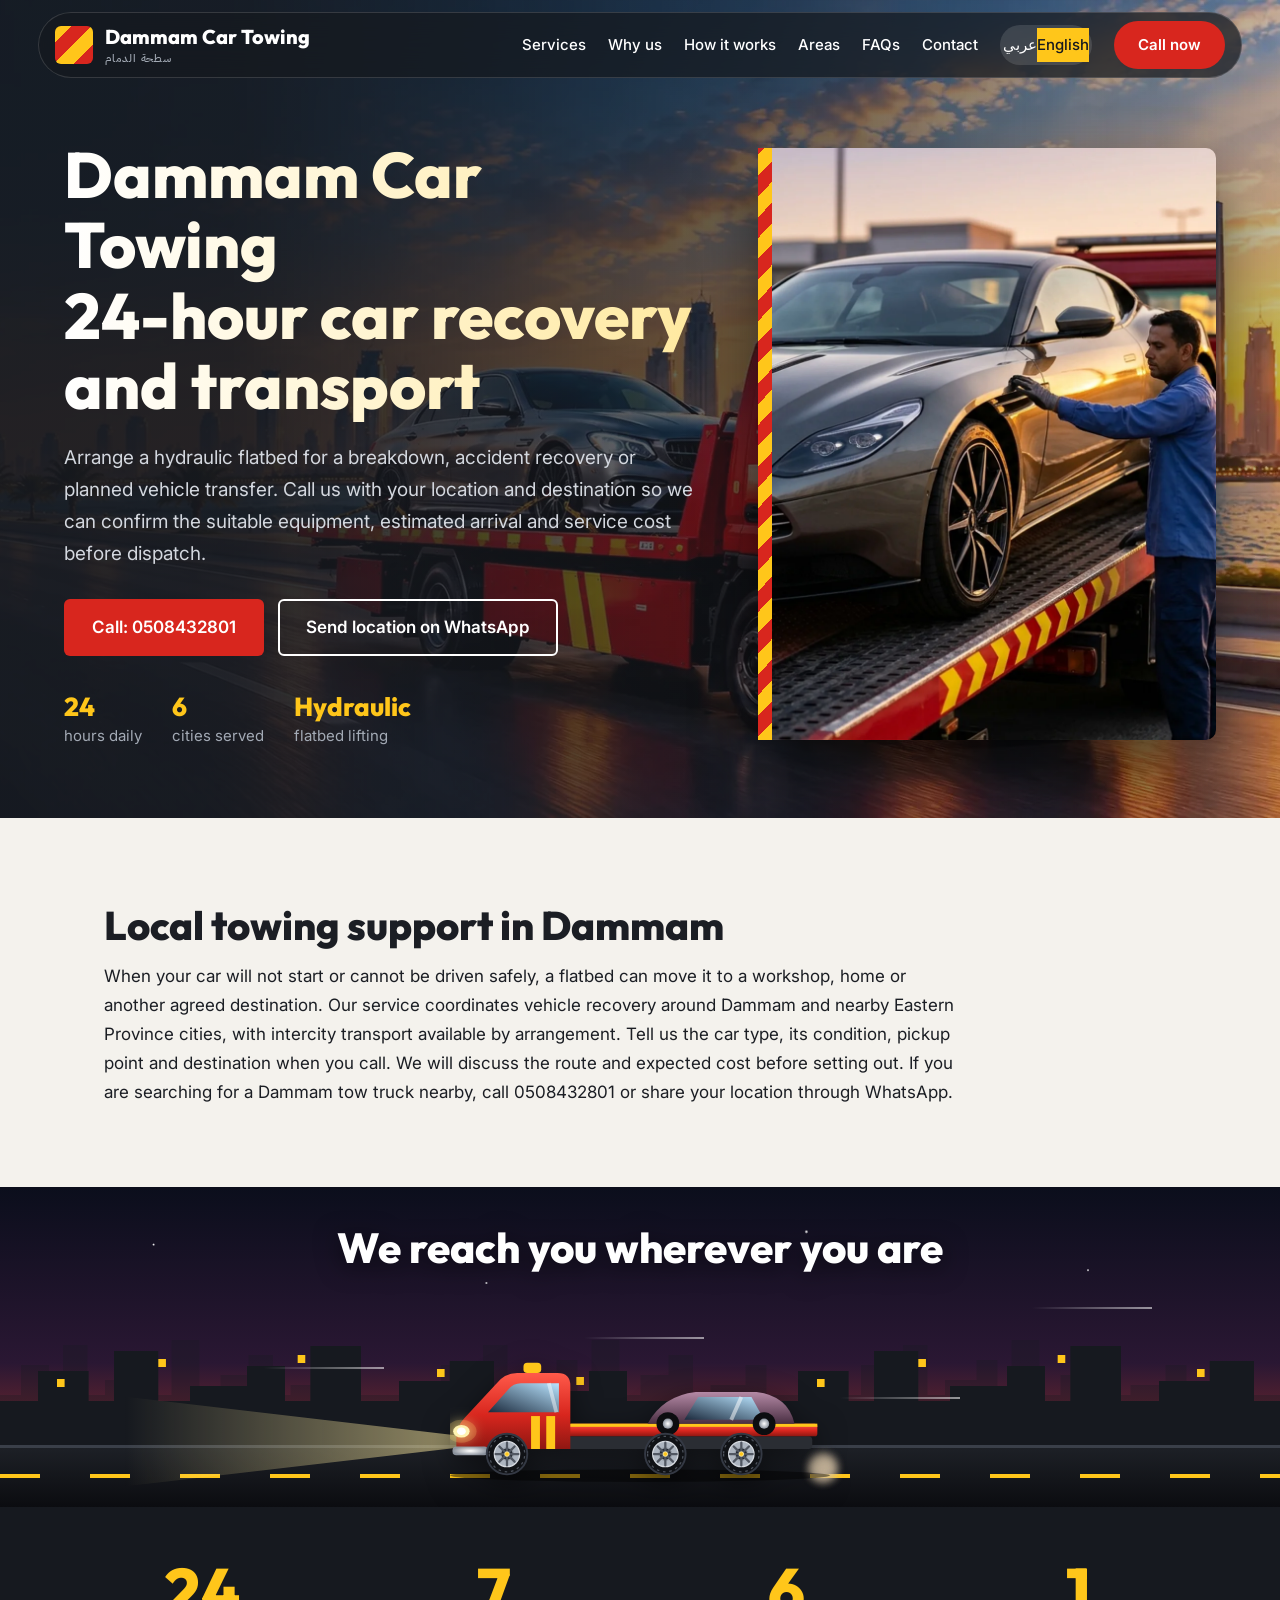
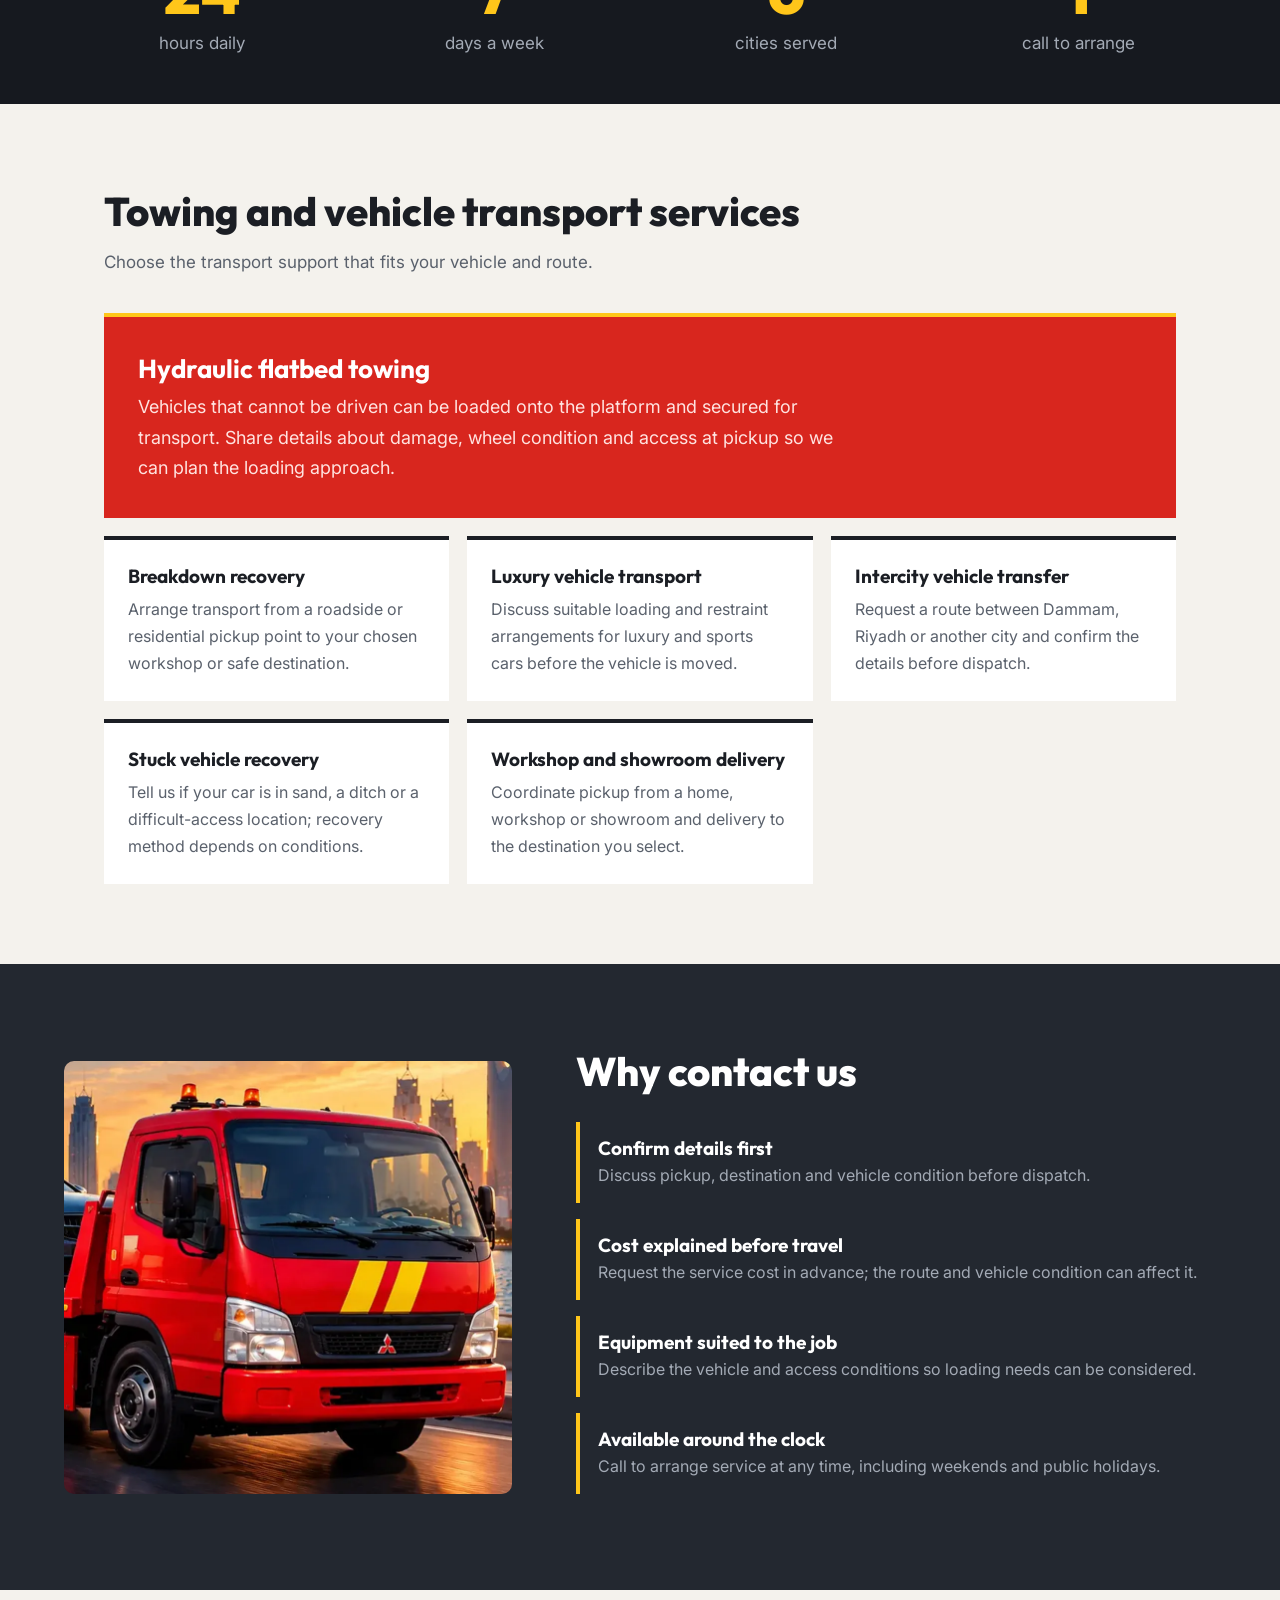
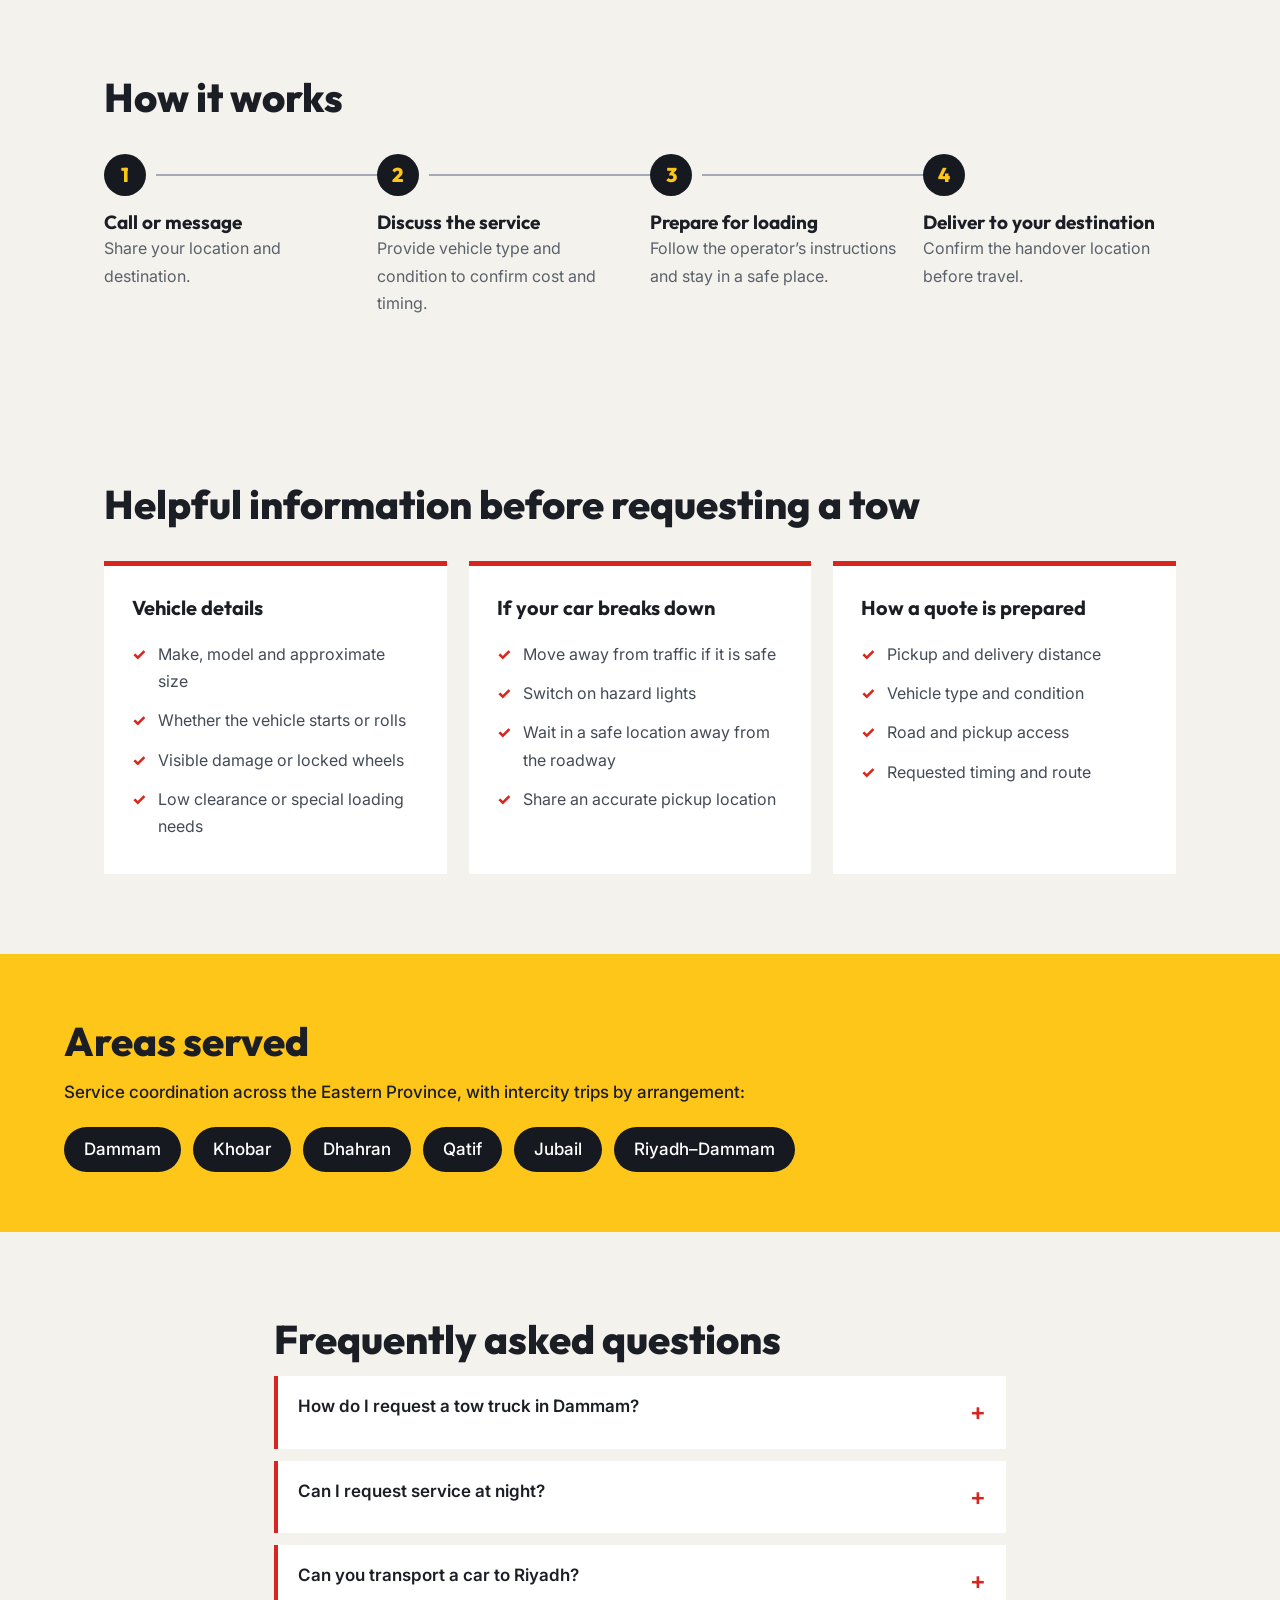
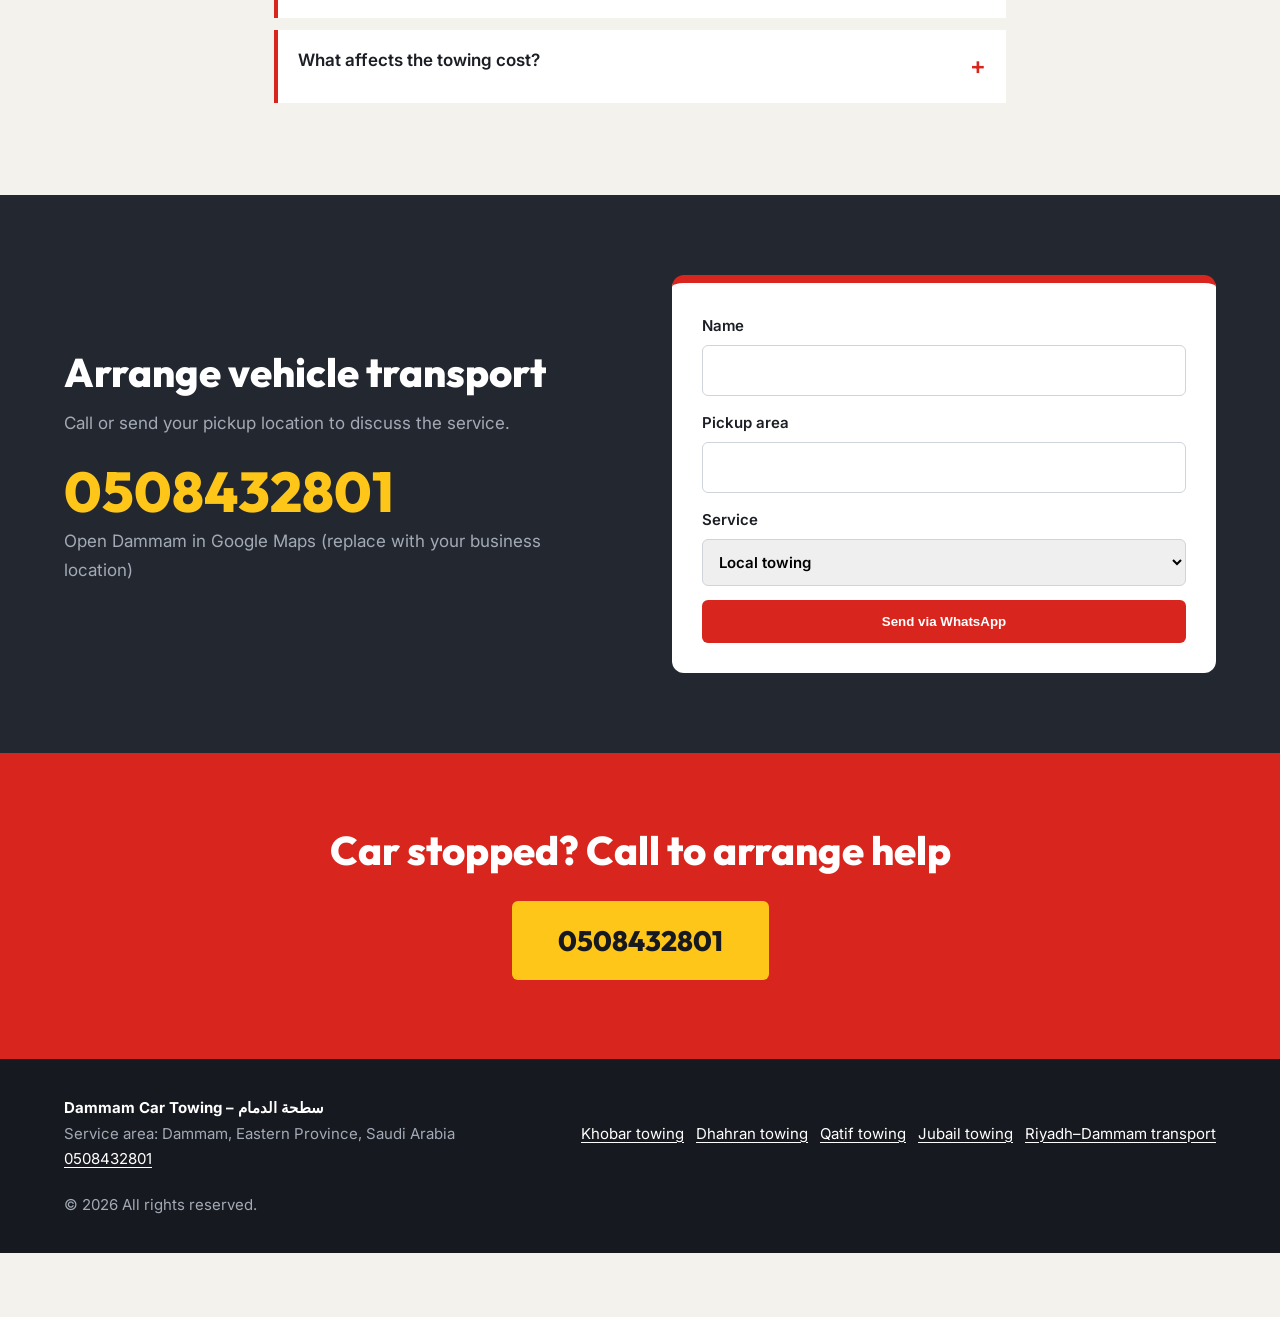
<file: en/index.html>
<!doctype html>
<html lang="en" dir="ltr">
<head>
<meta charset="utf-8"><meta name="viewport" content="width=device-width, initial-scale=1">
<title>Dammam Car Towing | 24-Hour Hydraulic Flatbed</title>
<meta name="description" content="Need a tow truck in Dammam? Arrange 24-hour car recovery and hydraulic flatbed transport across the Eastern Province. Call 0508432801 today.">
<meta name="robots" content="index,follow,max-image-preview:large">
<link rel="canonical" href="https://abdullahkamboh-067.github.io/-/en/">
<link rel="alternate" hreflang="ar-SA" href="https://abdullahkamboh-067.github.io/-/">
<link rel="alternate" hreflang="en" href="https://abdullahkamboh-067.github.io/-/en/">
<link rel="alternate" hreflang="x-default" href="https://abdullahkamboh-067.github.io/-/">
<meta property="og:type" content="website"><meta property="og:locale" content="en_US"><meta property="og:url" content="https://abdullahkamboh-067.github.io/-/en/">
<meta property="og:title" content="Dammam Car Towing | 24-Hour Hydraulic Flatbed"><meta property="og:description" content="Car recovery and flatbed transport in Dammam and the Eastern Province.">
<meta property="og:image" content="https://abdullahkamboh-067.github.io/-/images/og-image.jpg"><meta property="og:image:width" content="1200"><meta property="og:image:height" content="630">
<meta name="twitter:card" content="summary_large_image"><meta name="twitter:title" content="Dammam Car Towing"><meta name="twitter:description" content="24-hour towing and flatbed transport. Call 0508432801."><meta name="twitter:image" content="https://abdullahkamboh-067.github.io/-/images/og-image.jpg">
<meta name="theme-color" content="#16191f"><meta name="google-site-verification" content="REPLACE_WITH_SEARCH_CONSOLE_TOKEN">
<script async src="https://www.googletagmanager.com/gtag/js?id=G-REPLACE_WITH_GA4_ID"></script><script>window.dataLayer=window.dataLayer||[];function gtag(){dataLayer.push(arguments)}gtag('js',new Date());gtag('config','G-REPLACE_WITH_GA4_ID');</script>
<link rel="preconnect" href="https://fonts.googleapis.com"><link rel="preconnect" href="https://fonts.gstatic.com" crossorigin>
<link href="https://fonts.googleapis.com/css2?family=IBM+Plex+Sans+Arabic:wght@400;500;600&family=Noto+Kufi+Arabic:wght@600;800&family=Outfit:wght@600;800&family=Inter:wght@400;500;600&display=swap" rel="stylesheet">
<link rel="preload" as="image" href="../images/hero-bg.webp" fetchpriority="high"><link rel="stylesheet" href="../style.css"><link rel="icon" href="../favicon.svg" type="image/svg+xml"><link rel="manifest" href="../site.webmanifest">
<script>document.documentElement.classList.add('js')</script>
<script type="application/ld+json">{"@context":"https://schema.org","@type":["AutomotiveBusiness","EmergencyService"],"name":"Dammam Car Towing – سطحة الدمام","url":"https://abdullahkamboh-067.github.io/-/en/","telephone":"+966508432801","image":"https://abdullahkamboh-067.github.io/-/images/og-image.jpg","logo":"https://abdullahkamboh-067.github.io/-/favicon.svg","description":"24-hour hydraulic flatbed towing and car transport in Dammam and the Eastern Province.","address":{"@type":"PostalAddress","addressLocality":"Dammam","addressRegion":"Eastern Province","addressCountry":"SA"},"geo":{"@type":"GeoCoordinates","latitude":"REPLACE_WITH_LATITUDE","longitude":"REPLACE_WITH_LONGITUDE"},"sameAs":["REPLACE_WITH_GOOGLE_MAPS_URL","REPLACE_WITH_FACEBOOK_URL","REPLACE_WITH_INSTAGRAM_URL","REPLACE_WITH_TIKTOK_URL"],"openingHoursSpecification":{"@type":"OpeningHoursSpecification","dayOfWeek":["Saturday","Sunday","Monday","Tuesday","Wednesday","Thursday","Friday"],"opens":"00:00","closes":"23:59"},"areaServed":[{"@type":"City","name":"Dammam"},{"@type":"City","name":"Khobar"},{"@type":"City","name":"Dhahran"},{"@type":"City","name":"Qatif"},{"@type":"City","name":"Jubail"},{"@type":"City","name":"Riyadh"}]}</script>
<script type="application/ld+json">{"@context":"https://schema.org","@type":"ItemList","name":"Dammam towing services","itemListElement":[{"@type":"Service","name":"Hydraulic flatbed towing"},{"@type":"Service","name":"Breakdown recovery"},{"@type":"Service","name":"Luxury vehicle transport"},{"@type":"Service","name":"Intercity vehicle transfer"},{"@type":"Service","name":"Stuck vehicle recovery"},{"@type":"Service","name":"Workshop and showroom delivery"}]}</script>
<script type="application/ld+json">{"@context":"https://schema.org","@type":"FAQPage","mainEntity":[{"@type":"Question","name":"How do I request a tow truck in Dammam?","acceptedAnswer":{"@type":"Answer","text":"Call 0508432801 or message through WhatsApp with your location, vehicle condition and destination."}},{"@type":"Question","name":"Can I request service at night?","acceptedAnswer":{"@type":"Answer","text":"Yes, calls can be arranged around the clock. Confirm availability and estimated arrival when you contact us."}},{"@type":"Question","name":"Can you transport a car to Riyadh?","acceptedAnswer":{"@type":"Answer","text":"Intercity transport can be arranged. Share the vehicle and route details to confirm the service and cost."}},{"@type":"Question","name":"What affects the towing cost?","acceptedAnswer":{"@type":"Answer","text":"Distance, vehicle type and condition, pickup access and route affect the quote. Ask for the cost before dispatch."}}]}</script>
</head>
<body>
<header class="header" id="header"><a class="logo" href="#top" aria-label="Dammam Car Towing"><span class="mark" aria-hidden="true"></span><span>Dammam Car Towing<small>سطحة الدمام</small></span></a><button class="burger" id="burger" aria-label="Open navigation" aria-expanded="false"><i></i><i></i><i></i></button><nav class="nav" id="nav"><a href="#services">Services</a><a href="#why">Why us</a><a href="#steps">How it works</a><a href="#areas">Areas</a><a href="#faq">FAQs</a><a href="#contact">Contact</a><div class="lang" role="group" aria-label="Choose language"><a lang="ar" href="../index.html">عربي</a><a class="on" href="index.html" aria-current="page">English</a></div><a class="btn btn-red" href="tel:+966508432801" aria-label="Call Dammam Car Towing">Call now</a></nav></header>
<main id="top"><section class="hero"><div class="hero-text"><h1>Dammam Car Towing<br>24-hour car recovery and transport</h1><p>Arrange a hydraulic flatbed for a breakdown, accident recovery or planned vehicle transfer. Call us with your location and destination so we can confirm the suitable equipment, estimated arrival and service cost before dispatch.</p><div class="cta"><a class="btn btn-red" href="tel:+966508432801" aria-label="Call Dammam Car Towing at 0508432801">Call: 0508432801</a><a class="btn btn-line" href="https://wa.me/966508432801?text=I%20need%20a%20tow%20truck" target="_blank" rel="noopener" aria-label="Message Dammam Car Towing on WhatsApp">Send location on WhatsApp</a></div><ul class="facts"><li><b>24</b> hours daily</li><li><b>6</b> cities served</li><li><b>Hydraulic</b> flatbed lifting</li></ul></div><figure class="hero-img"><img src="../images/dammam-hydraulic-flatbed-tow-truck.webp" width="900" height="1200" fetchpriority="high" alt="Hydraulic flatbed tow truck loading a car in Dammam"></figure></section>
<section class="intro sec"><h2>Local towing support in Dammam</h2><p>When your car will not start or cannot be driven safely, a flatbed can move it to a workshop, home or another agreed destination. Our service coordinates vehicle recovery around Dammam and nearby Eastern Province cities, with intercity transport available by arrangement. Tell us the car type, its condition, pickup point and destination when you call. We will discuss the route and expected cost before setting out. If you are searching for a Dammam tow truck nearby, call 0508432801 or share your location through WhatsApp.</p></section>
<section class="scene" id="scene"><p class="scene-text">We reach you wherever you are</p><div class="sk sk1" aria-hidden="true"></div><div class="sk sk2" aria-hidden="true"></div><div class="gr" aria-hidden="true"></div><div class="speed" aria-hidden="true"><i></i><i></i><i></i><i></i></div><div class="rig" aria-hidden="true"><div class="beam"></div><span class="dust"></span><span class="dust"></span><span class="dust"></span><svg class="vtruck" viewBox="0 0 300 120" role="img" aria-label="Animated tow truck with headlights and detailed wheels"><defs><linearGradient id="enRed" x1="0" y1="0" x2="0" y2="1"><stop offset="0" stop-color="#ff5a4a"/><stop offset=".55" stop-color="#d8261e"/><stop offset="1" stop-color="#8f1712"/></linearGradient><linearGradient id="enGlass" x1="0" y1="0" x2="1" y2="1"><stop offset="0" stop-color="#b9e4ff"/><stop offset="1" stop-color="#1b2a3d"/></linearGradient><linearGradient id="enCar" x1="0" y1="0" x2="0" y2="1"><stop offset="0" stop-color="#b58aa6"/><stop offset="1" stop-color="#4a2f43"/></linearGradient><radialGradient id="enChrome"><stop offset="0" stop-color="#fff"/><stop offset="1" stop-color="#8a919c"/></radialGradient></defs><ellipse cx="150" cy="111" rx="150" ry="5" fill="#000" opacity=".45"/><g transform="translate(300 0) scale(-1 1)"><rect x="14" y="80" width="272" height="10" rx="3" fill="#2a2d33"/><rect x="10" y="70" width="196" height="10" rx="2" fill="url(#enRed)"/><rect x="10" y="70" width="196" height="2.5" fill="#ffc61a"/><path d="M28 70q5-22 30-25h48q26 3 38 25z" fill="url(#enCar)"/><path d="M62 49h42l11 18H52z" fill="url(#enGlass)"/><path d="M70 49l8 18" stroke="#fff" stroke-opacity=".5" stroke-width="3"/><circle cx="52" cy="70" r="9" fill="#0c0d10"/><circle cx="52" cy="70" r="4" fill="url(#enChrome)"/><circle cx="128" cy="70" r="9" fill="#0c0d10"/><circle cx="128" cy="70" r="4" fill="url(#enChrome)"/><path d="M205 90V40q0-10 10-10h32q10 0 17 9l24 26q7 7 7 16v9z" fill="url(#enRed)"/><path d="M214 38h30q6 0 10 5l16 18h-56z" fill="url(#enGlass)"/><path d="M222 38l-6 23" stroke="#fff" stroke-opacity=".45" stroke-width="3"/><rect x="217" y="64" width="7" height="26" fill="#ffc61a"/><rect x="229" y="64" width="7" height="26" fill="#ffc61a"/><rect x="270" y="88" width="28" height="7" rx="3" fill="url(#enChrome)"/><g class="headlight"><ellipse cx="291" cy="76" rx="12" ry="9" fill="#ffd86a" opacity=".22"/><ellipse class="glow" cx="291" cy="76" rx="6.5" ry="5" fill="#fff3b0"/><ellipse cx="291" cy="76" rx="3.5" ry="3" fill="#fff"/></g><rect class="beacon" x="228" y="22" width="14" height="8" rx="3" fill="#ffc61a"/><g class="wh"><circle class="tire" cx="70" cy="94" r="16"/><circle class="tread" cx="70" cy="94" r="14"/><circle class="rim" cx="70" cy="94" r="10" fill="url(#enChrome)"/><circle class="hub" cx="70" cy="94" r="5"/><path class="spokes" d="M70 85v18M61 94h18M64 88l12 12M76 88 64 100"/><circle class="lug" cx="70" cy="94" r="1.8"/></g><g class="wh"><circle class="tire" cx="130" cy="94" r="16"/><circle class="tread" cx="130" cy="94" r="14"/><circle class="rim" cx="130" cy="94" r="10" fill="url(#enChrome)"/><circle class="hub" cx="130" cy="94" r="5"/><path class="spokes" d="M130 85v18M121 94h18M124 88l12 12M136 88 124 100"/><circle class="lug" cx="130" cy="94" r="1.8"/></g><g class="wh"><circle class="tire" cx="255" cy="94" r="16"/><circle class="tread" cx="255" cy="94" r="14"/><circle class="rim" cx="255" cy="94" r="10" fill="url(#enChrome)"/><circle class="hub" cx="255" cy="94" r="5"/><path class="spokes" d="M255 85v18M246 94h18M249 88l12 12M261 88 249 100"/><circle class="lug" cx="255" cy="94" r="1.8"/></g></g></svg></div></section>
<section class="stats"><div><b data-n="24">24</b>hours daily</div><div><b data-n="7">7</b>days a week</div><div><b data-n="6">6</b>cities served</div><div><b data-n="1">1</b>call to arrange</div></section>
<section class="sec" id="services"><h2>Towing and vehicle transport services</h2><p class="lead">Choose the transport support that fits your vehicle and route.</p><div class="svc"><article class="svc-main"><h3>Hydraulic flatbed towing</h3><p>Vehicles that cannot be driven can be loaded onto the platform and secured for transport. Share details about damage, wheel condition and access at pickup so we can plan the loading approach.</p></article><article><h3>Breakdown recovery</h3><p>Arrange transport from a roadside or residential pickup point to your chosen workshop or safe destination.</p></article><article><h3>Luxury vehicle transport</h3><p>Discuss suitable loading and restraint arrangements for luxury and sports cars before the vehicle is moved.</p></article><article><h3>Intercity vehicle transfer</h3><p>Request a route between Dammam, Riyadh or another city and confirm the details before dispatch.</p></article><article><h3>Stuck vehicle recovery</h3><p>Tell us if your car is in sand, a ditch or a difficult-access location; recovery method depends on conditions.</p></article><article><h3>Workshop and showroom delivery</h3><p>Coordinate pickup from a home, workshop or showroom and delivery to the destination you select.</p></article></div></section>
<section class="why" id="why"><figure><img src="../images/dammam-tow-truck-parked.webp" width="900" height="870" loading="lazy" alt="Tow truck ready for vehicle transport in Dammam"></figure><div><h2>Why contact us</h2><ul><li><h3>Confirm details first</h3><p>Discuss pickup, destination and vehicle condition before dispatch.</p></li><li><h3>Cost explained before travel</h3><p>Request the service cost in advance; the route and vehicle condition can affect it.</p></li><li><h3>Equipment suited to the job</h3><p>Describe the vehicle and access conditions so loading needs can be considered.</p></li><li><h3>Available around the clock</h3><p>Call to arrange service at any time, including weekends and public holidays.</p></li></ul></div></section>
<section class="sec steps" id="steps"><h2>How it works</h2><ol><li><h3>Call or message</h3><p>Share your location and destination.</p></li><li><h3>Discuss the service</h3><p>Provide vehicle type and condition to confirm cost and timing.</p></li><li><h3>Prepare for loading</h3><p>Follow the operator’s instructions and stay in a safe place.</p></li><li><h3>Deliver to your destination</h3><p>Confirm the handover location before travel.</p></li></ol></section>
<section class="sec details"><h2>Helpful information before requesting a tow</h2><div class="dgrid"><div><h3>Vehicle details</h3><ul><li>Make, model and approximate size</li><li>Whether the vehicle starts or rolls</li><li>Visible damage or locked wheels</li><li>Low clearance or special loading needs</li></ul></div><div><h3>If your car breaks down</h3><ul><li>Move away from traffic if it is safe</li><li>Switch on hazard lights</li><li>Wait in a safe location away from the roadway</li><li>Share an accurate pickup location</li></ul></div><div><h3>How a quote is prepared</h3><ul><li>Pickup and delivery distance</li><li>Vehicle type and condition</li><li>Road and pickup access</li><li>Requested timing and route</li></ul></div></div></section>
<section class="areas" id="areas"><h2>Areas served</h2><p>Service coordination across the Eastern Province, with intercity trips by arrangement:</p><div class="chips"><a href="../index.html">Dammam</a><a href="../khobar/index.html">Khobar</a><a href="../dhahran/index.html">Dhahran</a><a href="../qatif/index.html">Qatif</a><a href="../jubail/index.html">Jubail</a><a href="../riyadh-dammam/index.html">Riyadh–Dammam</a></div></section>
<section class="sec faq" id="faq"><h2>Frequently asked questions</h2><details><summary>How do I request a tow truck in Dammam?</summary><p>Call 0508432801 or message through WhatsApp with your location, vehicle condition and destination.</p></details><details><summary>Can I request service at night?</summary><p>Yes, calls can be arranged around the clock. Confirm availability and estimated arrival when you contact us.</p></details><details><summary>Can you transport a car to Riyadh?</summary><p>Intercity transport can be arranged. Share the vehicle and route details to confirm the service and cost.</p></details><details><summary>What affects the towing cost?</summary><p>Distance, vehicle type and condition, pickup access and route affect the quote. Ask for the cost before dispatch.</p></details></section>
<section class="contact" id="contact"><div><h2>Arrange vehicle transport</h2><p>Call or send your pickup location to discuss the service.</p><a class="big-phone" href="tel:+966508432801" dir="ltr" aria-label="Call Dammam Car Towing at 0508432801">0508432801</a><p><a href="https://www.google.com/maps/search/?api=1&query=Dammam%2C%20Saudi%20Arabia" target="_blank" rel="noopener">Open Dammam in Google Maps (replace with your business location)</a></p></div><form id="form"><label>Name<input name="n" required autocomplete="name"></label><label>Pickup area<input name="l" required autocomplete="street-address"></label><label>Service<select name="s"><option>Local towing</option><option>Khobar</option><option>Riyadh–Dammam</option><option>Luxury vehicle transport</option></select></label><button class="btn btn-red" type="submit" aria-label="Send towing request on WhatsApp">Send via WhatsApp</button></form></section><section class="final"><h2>Car stopped? Call to arrange help</h2><a class="btn btn-yellow" href="tel:+966508432801" dir="ltr" aria-label="Call Dammam Car Towing">0508432801</a></section></main>
<footer class="footer"><p><strong>Dammam Car Towing – سطحة الدمام</strong><br>Service area: Dammam, Eastern Province, Saudi Arabia<br><a href="tel:+966508432801">0508432801</a></p><nav class="footer-cities" aria-label="City service pages"><a href="../khobar/index.html">Khobar towing</a><a href="../dhahran/index.html">Dhahran towing</a><a href="../qatif/index.html">Qatif towing</a><a href="../jubail/index.html">Jubail towing</a><a href="../riyadh-dammam/index.html">Riyadh–Dammam transport</a></nav><p>© <span id="year"></span> All rights reserved.</p></footer><div class="fixbar"><a href="tel:+966508432801" aria-label="Call Dammam Car Towing">Call</a><a href="https://wa.me/966508432801" target="_blank" rel="noopener" aria-label="Message Dammam Car Towing on WhatsApp">WhatsApp</a></div>
<script src="../script.js" defer></script>
</body></html>
</file>
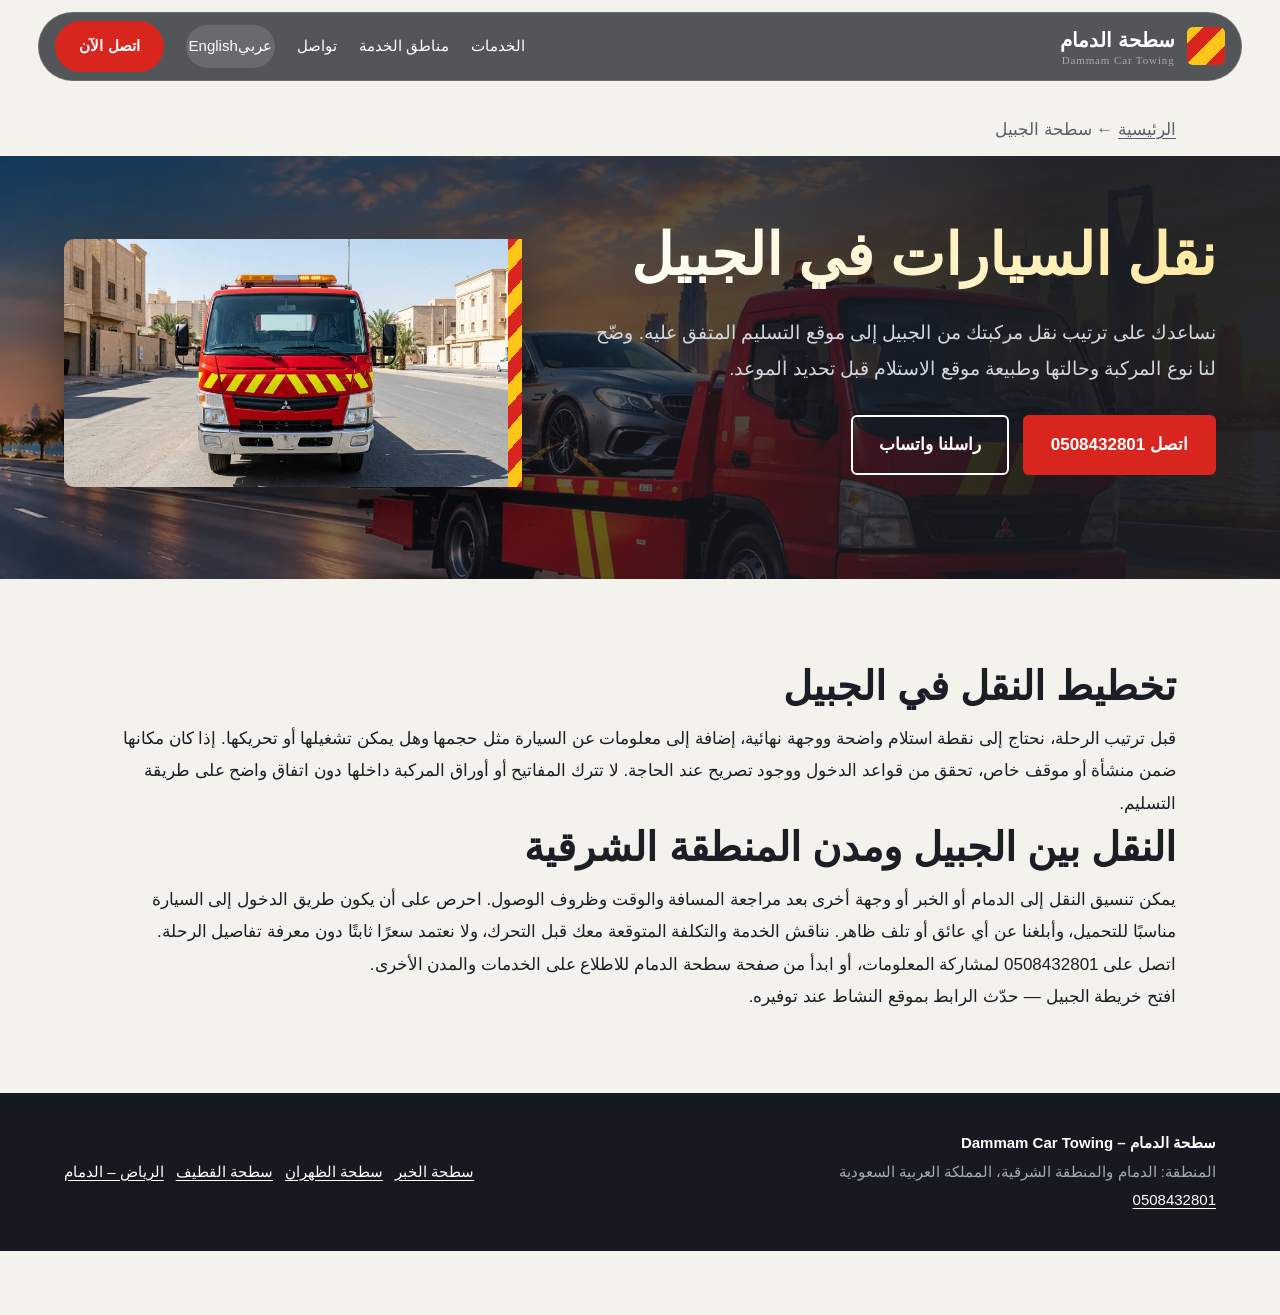
<file: jubail/index.html>
<!doctype html><html lang="ar" dir="rtl"><head><meta charset="utf-8"><meta name="viewport" content="width=device-width, initial-scale=1"><title>سطحة الجبيل | نقل السيارات في الجبيل – سطحة الدمام</title><meta name="description" content="اطلب تنسيق سطحة لنقل السيارة في الجبيل. أرسل الموقع والوجهة ونوع المركبة لتأكيد مسار الخدمة قبل التحرك."><link rel="canonical" href="https://abdullahkamboh-067.github.io/-/jubail/"><link rel="alternate" hreflang="ar-SA" href="https://abdullahkamboh-067.github.io/-/jubail/"><link rel="alternate" hreflang="x-default" href="https://abdullahkamboh-067.github.io/-/jubail/"><meta name="theme-color" content="#16191f"><link rel="stylesheet" href="../style.css"><link rel="icon" href="../favicon.svg" type="image/svg+xml"><script>document.documentElement.classList.add('js')</script><script type="application/ld+json">{"@context":"https://schema.org","@type":"BreadcrumbList","itemListElement":[{"@type":"ListItem","position":1,"name":"الرئيسية","item":"https://abdullahkamboh-067.github.io/-/"},{"@type":"ListItem","position":2,"name":"سطحة الجبيل","item":"https://abdullahkamboh-067.github.io/-/jubail/"}]}</script></head><body><header class="header" id="header"><a class="logo" href="../index.html" aria-label="الرئيسية"><span class="mark" aria-hidden="true"></span><span>سطحة الدمام<small>Dammam Car Towing</small></span></a><button class="burger" id="burger" aria-label="فتح القائمة" aria-expanded="false"><i></i><i></i><i></i></button><nav class="nav" id="nav"><a href="../index.html#services">الخدمات</a><a href="../index.html#areas">مناطق الخدمة</a><a href="../index.html#contact">تواصل</a><div class="lang"><a href="/">عربي</a><a href="/en/" lang="en">English</a></div><a class="btn btn-red" href="tel:+966508432801" aria-label="اتصل بسطحة الدمام">اتصل الآن</a></nav></header><main class="city-page"><nav class="breadcrumbs" aria-label="مسار التنقل"><a href="../index.html">الرئيسية</a> ← <span>سطحة الجبيل</span></nav><section class="hero"><div class="hero-text"><h1>نقل السيارات في الجبيل</h1><p>نساعدك على ترتيب نقل مركبتك من الجبيل إلى موقع التسليم المتفق عليه. وضّح لنا نوع المركبة وحالتها وطبيعة موقع الاستلام قبل تحديد الموعد.</p><div class="cta"><a class="btn btn-red" href="tel:+966508432801" aria-label="اتصل لطلب سطحة في الجبيل">اتصل 0508432801</a><a class="btn btn-line" href="https://wa.me/966508432801" aria-label="راسلنا على واتساب لخدمة الجبيل">راسلنا واتساب</a></div></div><figure class="hero-img"><img src="../images/red-mitsubishi-fuso-tow-truck.webp" width="800" height="447" alt="شاحنة سطحة حمراء مجهزة لنقل السيارات في الجبيل"></figure></section><section class="sec"><h2>تخطيط النقل في الجبيل</h2><p>قبل ترتيب الرحلة، نحتاج إلى نقطة استلام واضحة ووجهة نهائية، إضافة إلى معلومات عن السيارة مثل حجمها وهل يمكن تشغيلها أو تحريكها. إذا كان مكانها ضمن منشأة أو موقف خاص، تحقق من قواعد الدخول ووجود تصريح عند الحاجة. لا تترك المفاتيح أو أوراق المركبة داخلها دون اتفاق واضح على طريقة التسليم.</p><h2>النقل بين الجبيل ومدن المنطقة الشرقية</h2><p>يمكن تنسيق النقل إلى الدمام أو الخبر أو وجهة أخرى بعد مراجعة المسافة والوقت وظروف الوصول. احرص على أن يكون طريق الدخول إلى السيارة مناسبًا للتحميل، وأبلغنا عن أي عائق أو تلف ظاهر. نناقش الخدمة والتكلفة المتوقعة معك قبل التحرك، ولا نعتمد سعرًا ثابتًا دون معرفة تفاصيل الرحلة.</p><p>اتصل على <a href="tel:+966508432801">0508432801</a> لمشاركة المعلومات، أو ابدأ من <a href="/">صفحة سطحة الدمام</a> للاطلاع على الخدمات والمدن الأخرى.</p><p><a href="https://www.google.com/maps/search/?api=1&query=Jubail%2C+Saudi+Arabia" target="_blank" rel="noopener">افتح خريطة الجبيل</a> — حدّث الرابط بموقع النشاط عند توفيره.</p></section></main><footer class="footer"><p><strong>سطحة الدمام – Dammam Car Towing</strong><br>المنطقة: الدمام والمنطقة الشرقية، المملكة العربية السعودية<br><a href="tel:+966508432801">0508432801</a></p><nav class="footer-cities"><a href="/khobar/">سطحة الخبر</a><a href="/dhahran/">سطحة الظهران</a><a href="/qatif/">سطحة القطيف</a><a href="/riyadh-dammam/">الرياض – الدمام</a></nav></footer><div class="fixbar"><a href="tel:+966508432801" aria-label="اتصل بسطحة الجبيل">اتصال</a><a href="https://wa.me/966508432801" aria-label="واتساب سطحة الجبيل">واتساب</a></div><script src="../script.js" defer></script></body></html>
</file>
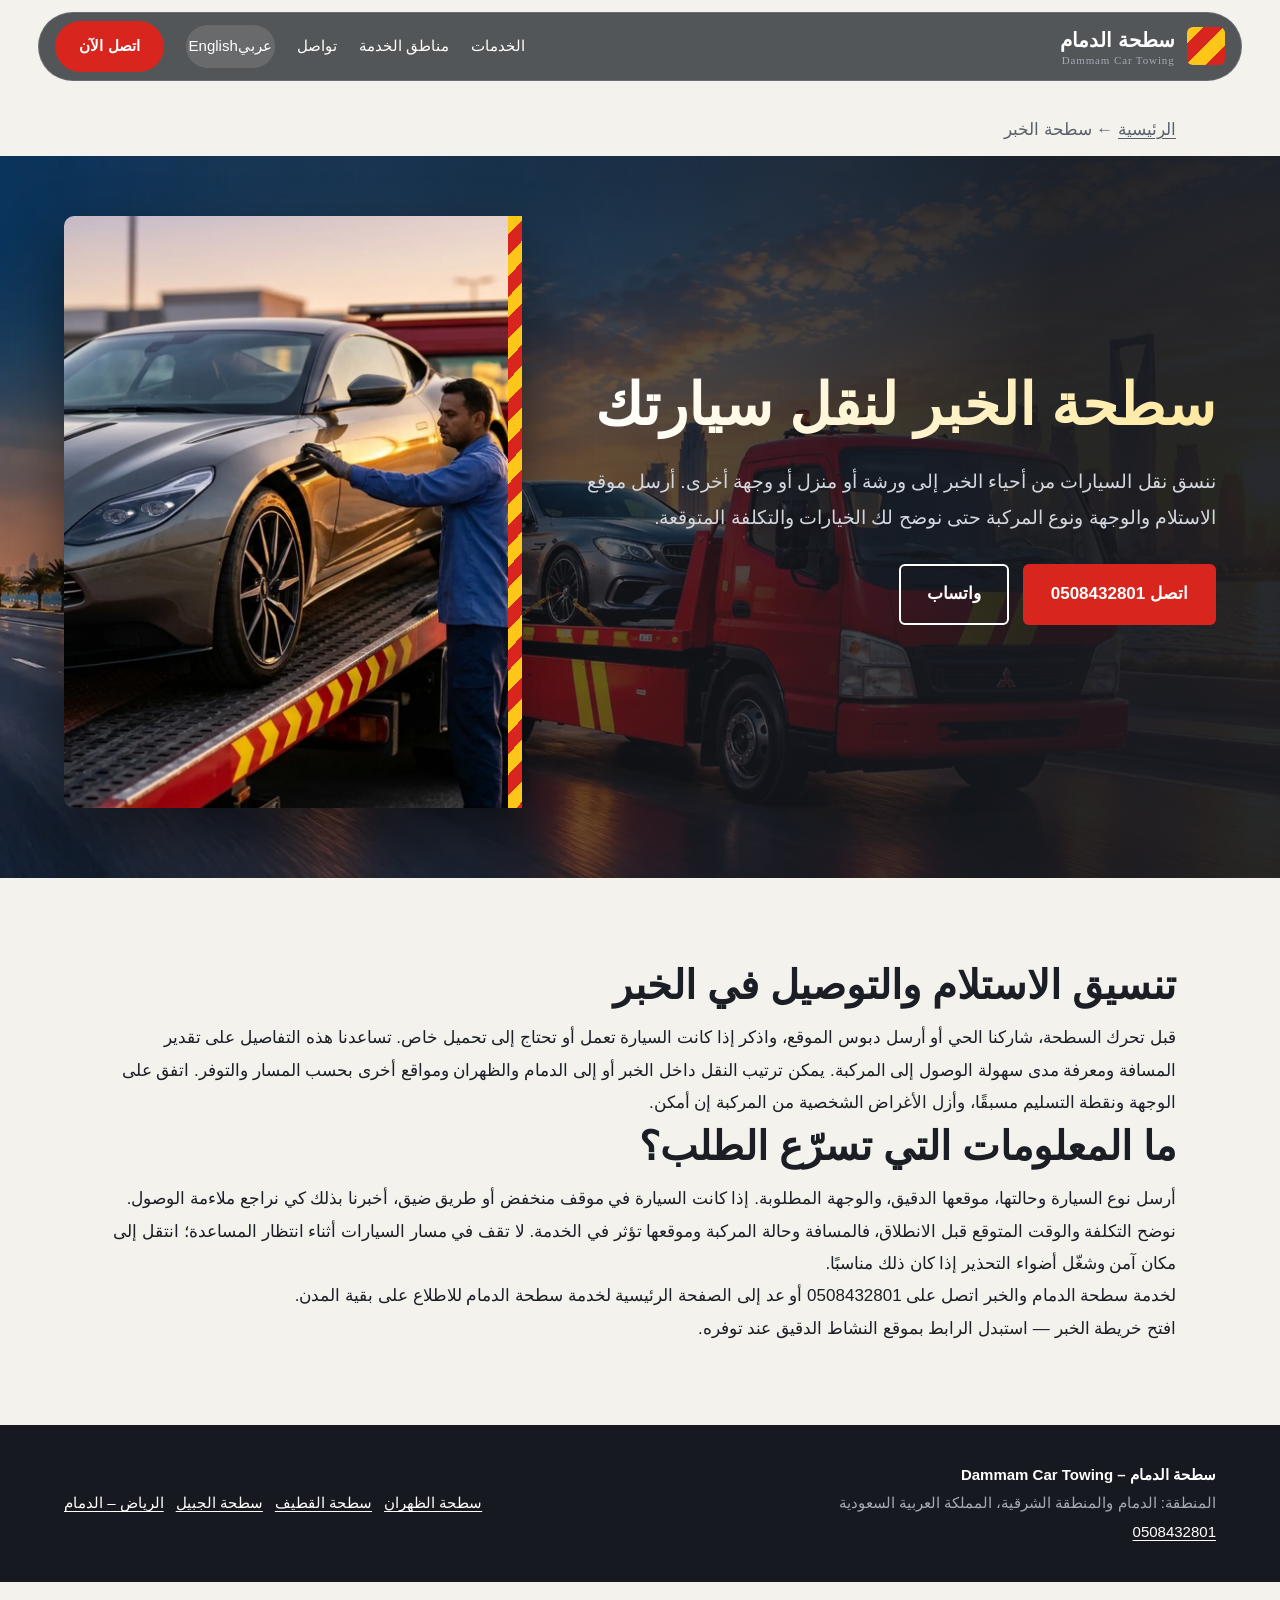
<file: khobar/index.html>
<!doctype html><html lang="ar" dir="rtl"><head><meta charset="utf-8"><meta name="viewport" content="width=device-width, initial-scale=1"><title>سطحة الخبر | نقل السيارات من وإلى الخبر – سطحة الدمام</title><meta name="description" content="تنسيق سطحة لنقل السيارات في الخبر وإلى الدمام والظهران. شارك موقعك وحالة السيارة لمعرفة تفاصيل الخدمة قبل التحرك."><link rel="canonical" href="https://abdullahkamboh-067.github.io/-/khobar/"><link rel="alternate" hreflang="ar-SA" href="https://abdullahkamboh-067.github.io/-/khobar/"><link rel="alternate" hreflang="x-default" href="https://abdullahkamboh-067.github.io/-/khobar/"><meta name="theme-color" content="#16191f"><link rel="stylesheet" href="../style.css"><link rel="icon" href="../favicon.svg" type="image/svg+xml"><script>document.documentElement.classList.add('js')</script><script type="application/ld+json">{"@context":"https://schema.org","@type":"BreadcrumbList","itemListElement":[{"@type":"ListItem","position":1,"name":"الرئيسية","item":"https://abdullahkamboh-067.github.io/-/"},{"@type":"ListItem","position":2,"name":"سطحة الخبر","item":"https://abdullahkamboh-067.github.io/-/khobar/"}]}</script></head><body><header class="header" id="header"><a class="logo" href="../index.html" aria-label="الرئيسية"><span class="mark" aria-hidden="true"></span><span>سطحة الدمام<small>Dammam Car Towing</small></span></a><button class="burger" id="burger" aria-label="فتح القائمة" aria-expanded="false"><i></i><i></i><i></i></button><nav class="nav" id="nav"><a href="../index.html#services">الخدمات</a><a href="../index.html#areas">مناطق الخدمة</a><a href="../index.html#contact">تواصل</a><div class="lang"><a href="../index.html">عربي</a><a href="../en/index.html" lang="en">English</a></div><a class="btn btn-red" href="tel:+966508432801" aria-label="اتصل بسطحة الدمام">اتصل الآن</a></nav></header><main class="city-page"><nav class="breadcrumbs" aria-label="مسار التنقل"><a href="../index.html">الرئيسية</a> ← <span>سطحة الخبر</span></nav><section class="hero"><div class="hero-text"><h1>سطحة الخبر لنقل سيارتك</h1><p>ننسق نقل السيارات من أحياء الخبر إلى ورشة أو منزل أو وجهة أخرى. أرسل موقع الاستلام والوجهة ونوع المركبة حتى نوضح لك الخيارات والتكلفة المتوقعة.</p><div class="cta"><a class="btn btn-red" href="tel:+966508432801" aria-label="اتصل لطلب سطحة في الخبر">اتصل 0508432801</a><a class="btn btn-line" href="https://wa.me/966508432801" aria-label="راسلنا عبر واتساب لخدمة الخبر">واتساب</a></div></div><figure class="hero-img"><img src="../images/dammam-hydraulic-flatbed-tow-truck.webp" width="900" height="1200" alt="سطحة هيدروليك جاهزة لنقل سيارة في الخبر"></figure></section><section class="sec"><h2>تنسيق الاستلام والتوصيل في الخبر</h2><p>قبل تحرك السطحة، شاركنا الحي أو أرسل دبوس الموقع، واذكر إذا كانت السيارة تعمل أو تحتاج إلى تحميل خاص. تساعدنا هذه التفاصيل على تقدير المسافة ومعرفة مدى سهولة الوصول إلى المركبة. يمكن ترتيب النقل داخل الخبر أو إلى الدمام والظهران ومواقع أخرى بحسب المسار والتوفر. اتفق على الوجهة ونقطة التسليم مسبقًا، وأزل الأغراض الشخصية من المركبة إن أمكن.</p><h2>ما المعلومات التي تسرّع الطلب؟</h2><p>أرسل نوع السيارة وحالتها، موقعها الدقيق، والوجهة المطلوبة. إذا كانت السيارة في موقف منخفض أو طريق ضيق، أخبرنا بذلك كي نراجع ملاءمة الوصول. نوضح التكلفة والوقت المتوقع قبل الانطلاق، فالمسافة وحالة المركبة وموقعها تؤثر في الخدمة. لا تقف في مسار السيارات أثناء انتظار المساعدة؛ انتقل إلى مكان آمن وشغّل أضواء التحذير إذا كان ذلك مناسبًا.</p><p>لخدمة سطحة الدمام والخبر اتصل على <a href="tel:+966508432801">0508432801</a> أو عد إلى <a href="/">الصفحة الرئيسية لخدمة سطحة الدمام</a> للاطلاع على بقية المدن.</p><p><a href="https://www.google.com/maps/search/?api=1&query=Al+Khobar%2C+Saudi+Arabia" target="_blank" rel="noopener">افتح خريطة الخبر</a> — استبدل الرابط بموقع النشاط الدقيق عند توفره.</p></section></main><footer class="footer"><p><strong>سطحة الدمام – Dammam Car Towing</strong><br>المنطقة: الدمام والمنطقة الشرقية، المملكة العربية السعودية<br><a href="tel:+966508432801">0508432801</a></p><nav class="footer-cities"><a href="../dhahran/index.html">سطحة الظهران</a><a href="../qatif/index.html">سطحة القطيف</a><a href="../jubail/index.html">سطحة الجبيل</a><a href="../riyadh-dammam/index.html">الرياض – الدمام</a></nav></footer><div class="fixbar"><a href="tel:+966508432801" aria-label="اتصل بسطحة الخبر">اتصال</a><a href="https://wa.me/966508432801" aria-label="واتساب سطحة الخبر">واتساب</a></div><script src="../script.js" defer></script></body></html>
</file>
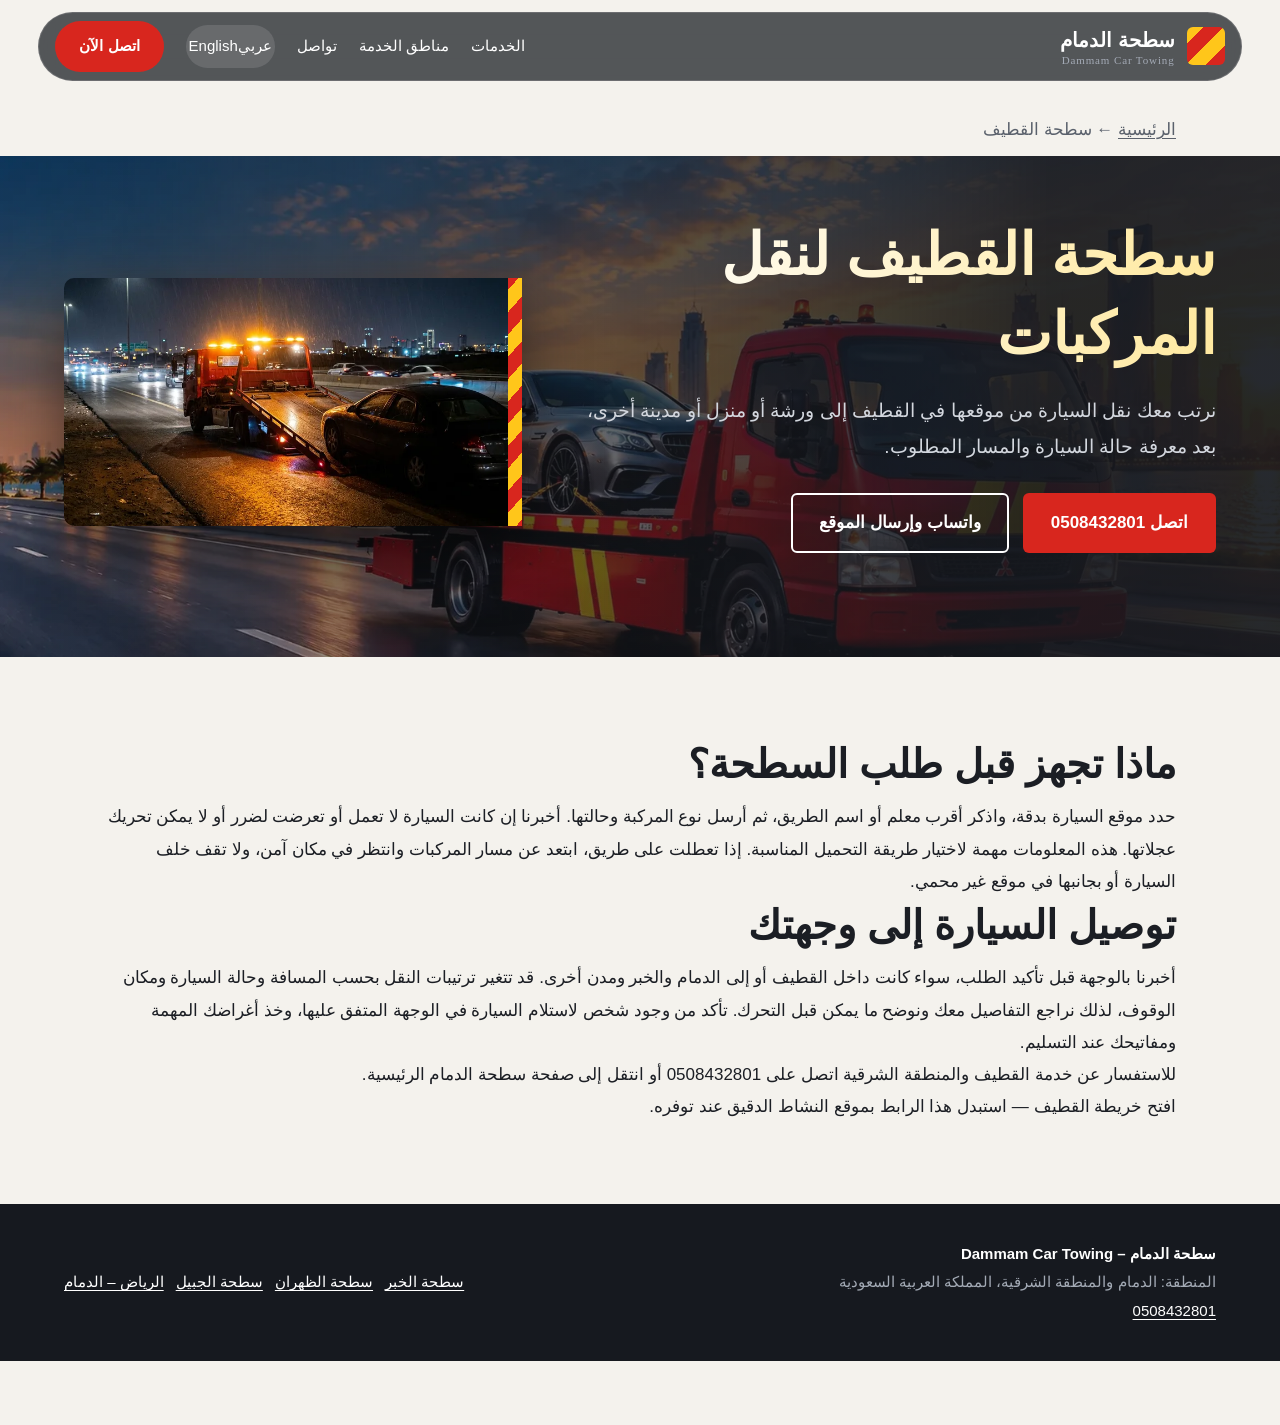
<file: qatif/index.html>
<!doctype html><html lang="ar" dir="rtl"><head><meta charset="utf-8"><meta name="viewport" content="width=device-width, initial-scale=1"><title>سطحة القطيف | نقل السيارات إلى الورش والمدن – سطحة الدمام</title><meta name="description" content="تنسيق نقل المركبات في القطيف إلى ورشة أو وجهة تختارها. شارك بيانات السيارة وموقعها لمعرفة متطلبات الخدمة والتكلفة."><link rel="canonical" href="https://abdullahkamboh-067.github.io/-/qatif/"><link rel="alternate" hreflang="ar-SA" href="https://abdullahkamboh-067.github.io/-/qatif/"><link rel="alternate" hreflang="x-default" href="https://abdullahkamboh-067.github.io/-/qatif/"><meta name="theme-color" content="#16191f"><link rel="stylesheet" href="../style.css"><link rel="icon" href="../favicon.svg" type="image/svg+xml"><script>document.documentElement.classList.add('js')</script><script type="application/ld+json">{"@context":"https://schema.org","@type":"BreadcrumbList","itemListElement":[{"@type":"ListItem","position":1,"name":"الرئيسية","item":"https://abdullahkamboh-067.github.io/-/"},{"@type":"ListItem","position":2,"name":"سطحة القطيف","item":"https://abdullahkamboh-067.github.io/-/qatif/"}]}</script></head><body><header class="header" id="header"><a class="logo" href="../index.html" aria-label="الرئيسية"><span class="mark" aria-hidden="true"></span><span>سطحة الدمام<small>Dammam Car Towing</small></span></a><button class="burger" id="burger" aria-label="فتح القائمة" aria-expanded="false"><i></i><i></i><i></i></button><nav class="nav" id="nav"><a href="../index.html#services">الخدمات</a><a href="../index.html#areas">مناطق الخدمة</a><a href="../index.html#contact">تواصل</a><div class="lang"><a href="/">عربي</a><a href="/en/" lang="en">English</a></div><a class="btn btn-red" href="tel:+966508432801" aria-label="اتصل بسطحة الدمام">اتصل الآن</a></nav></header><main class="city-page"><nav class="breadcrumbs" aria-label="مسار التنقل"><a href="../index.html">الرئيسية</a> ← <span>سطحة القطيف</span></nav><section class="hero"><div class="hero-text"><h1>سطحة القطيف لنقل المركبات</h1><p>نرتب معك نقل السيارة من موقعها في القطيف إلى ورشة أو منزل أو مدينة أخرى، بعد معرفة حالة السيارة والمسار المطلوب.</p><div class="cta"><a class="btn btn-red" href="tel:+966508432801" aria-label="اتصل لطلب سطحة في القطيف">اتصل 0508432801</a><a class="btn btn-line" href="https://wa.me/966508432801" aria-label="تواصل عبر واتساب لخدمة القطيف">واتساب وإرسال الموقع</a></div></div><figure class="hero-img"><img src="../images/dammam-night-car-recovery.webp" width="800" height="447" alt="سطحة تنقل سيارة متوقفة على طريق في القطيف"></figure></section><section class="sec"><h2>ماذا تجهز قبل طلب السطحة؟</h2><p>حدد موقع السيارة بدقة، واذكر أقرب معلم أو اسم الطريق، ثم أرسل نوع المركبة وحالتها. أخبرنا إن كانت السيارة لا تعمل أو تعرضت لضرر أو لا يمكن تحريك عجلاتها. هذه المعلومات مهمة لاختيار طريقة التحميل المناسبة. إذا تعطلت على طريق، ابتعد عن مسار المركبات وانتظر في مكان آمن، ولا تقف خلف السيارة أو بجانبها في موقع غير محمي.</p><h2>توصيل السيارة إلى وجهتك</h2><p>أخبرنا بالوجهة قبل تأكيد الطلب، سواء كانت داخل القطيف أو إلى الدمام والخبر ومدن أخرى. قد تتغير ترتيبات النقل بحسب المسافة وحالة السيارة ومكان الوقوف، لذلك نراجع التفاصيل معك ونوضح ما يمكن قبل التحرك. تأكد من وجود شخص لاستلام السيارة في الوجهة المتفق عليها، وخذ أغراضك المهمة ومفاتيحك عند التسليم.</p><p>للاستفسار عن خدمة القطيف والمنطقة الشرقية اتصل على <a href="tel:+966508432801">0508432801</a> أو انتقل إلى <a href="/">صفحة سطحة الدمام الرئيسية</a>.</p><p><a href="https://www.google.com/maps/search/?api=1&query=Qatif%2C+Saudi+Arabia" target="_blank" rel="noopener">افتح خريطة القطيف</a> — استبدل هذا الرابط بموقع النشاط الدقيق عند توفره.</p></section></main><footer class="footer"><p><strong>سطحة الدمام – Dammam Car Towing</strong><br>المنطقة: الدمام والمنطقة الشرقية، المملكة العربية السعودية<br><a href="tel:+966508432801">0508432801</a></p><nav class="footer-cities"><a href="/khobar/">سطحة الخبر</a><a href="/dhahran/">سطحة الظهران</a><a href="/jubail/">سطحة الجبيل</a><a href="/riyadh-dammam/">الرياض – الدمام</a></nav></footer><div class="fixbar"><a href="tel:+966508432801" aria-label="اتصل بسطحة القطيف">اتصال</a><a href="https://wa.me/966508432801" aria-label="واتساب سطحة القطيف">واتساب</a></div><script src="../script.js" defer></script></body></html>
</file>
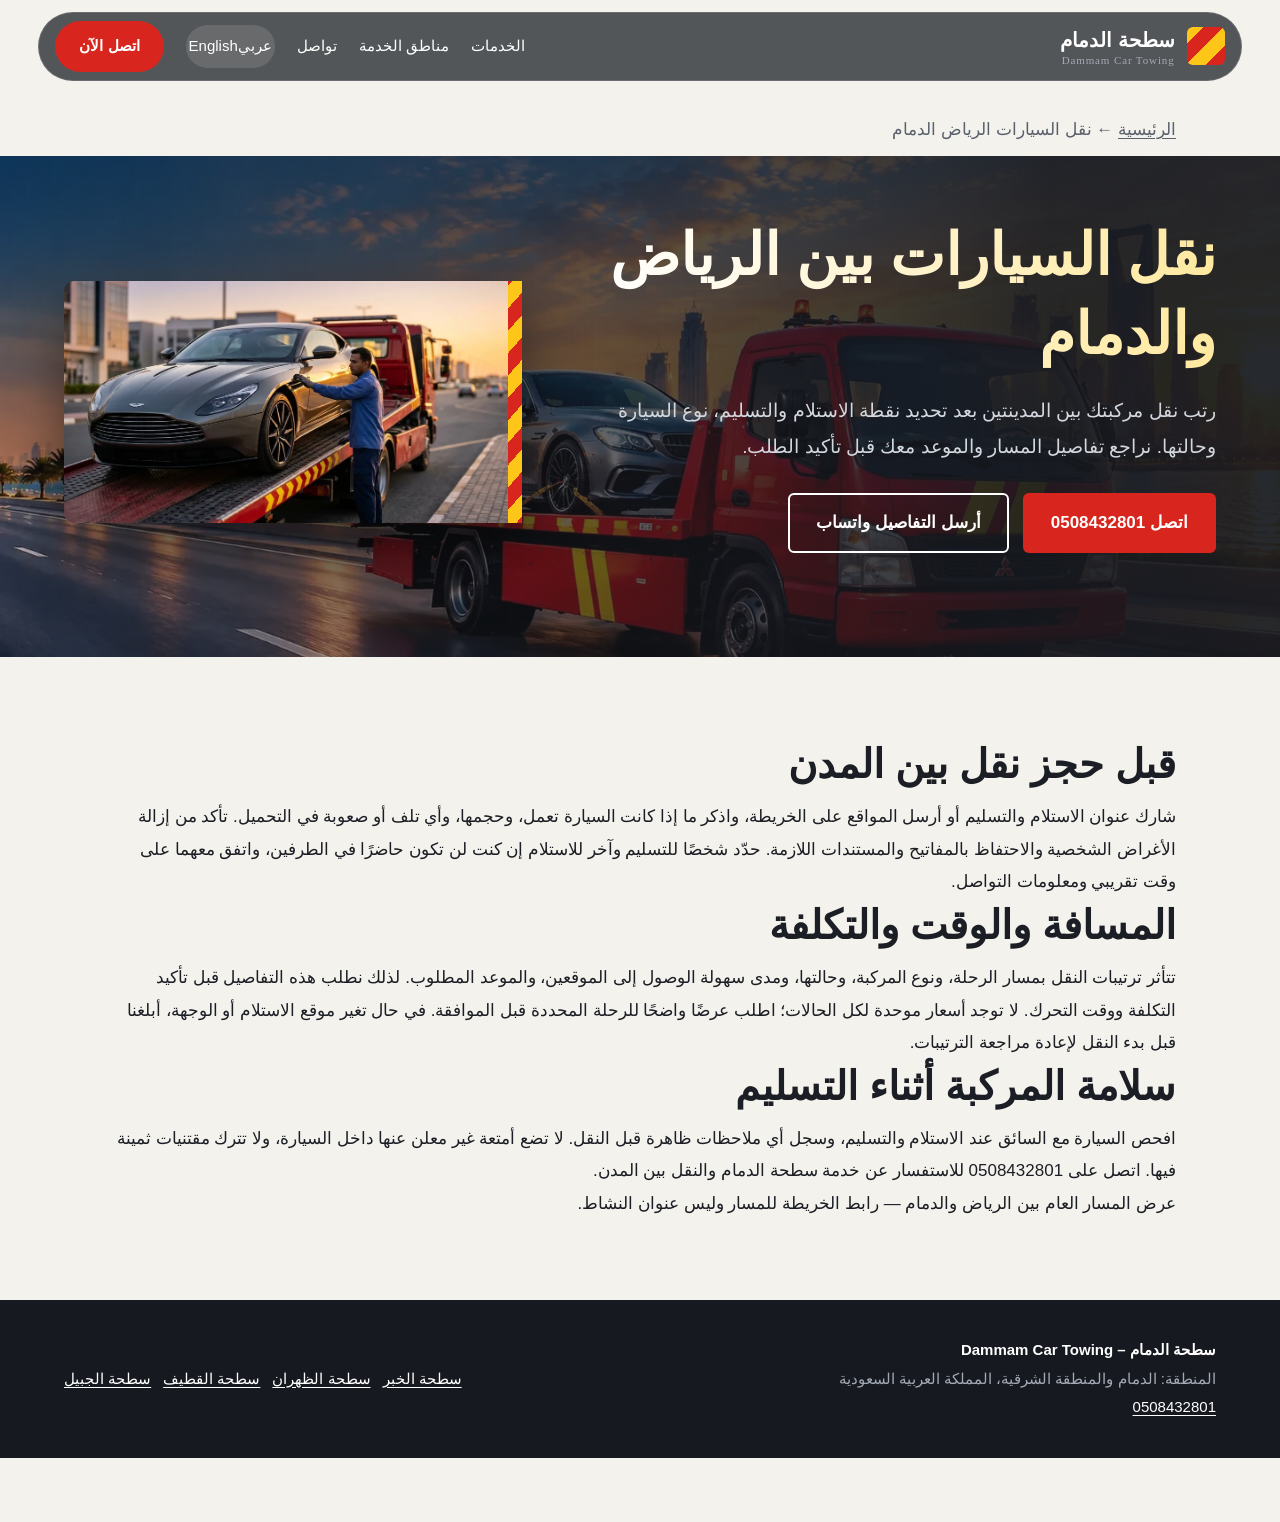
<file: riyadh-dammam/index.html>
<!doctype html><html lang="ar" dir="rtl"><head><meta charset="utf-8"><meta name="viewport" content="width=device-width, initial-scale=1"><title>نقل سيارات الرياض الدمام | سطحة بين المدن</title><meta name="description" content="نسق نقل سيارتك بين الرياض والدمام بعد توضيح نوعها وحالتها وموقعي الاستلام والتسليم. اتصل لتأكيد تفاصيل الرحلة."><link rel="canonical" href="https://abdullahkamboh-067.github.io/-/riyadh-dammam/"><link rel="alternate" hreflang="ar-SA" href="https://abdullahkamboh-067.github.io/-/riyadh-dammam/"><link rel="alternate" hreflang="x-default" href="https://abdullahkamboh-067.github.io/-/riyadh-dammam/"><meta name="theme-color" content="#16191f"><link rel="stylesheet" href="../style.css"><link rel="icon" href="../favicon.svg" type="image/svg+xml"><script>document.documentElement.classList.add('js')</script><script type="application/ld+json">{"@context":"https://schema.org","@type":"BreadcrumbList","itemListElement":[{"@type":"ListItem","position":1,"name":"الرئيسية","item":"https://abdullahkamboh-067.github.io/-/"},{"@type":"ListItem","position":2,"name":"نقل الرياض الدمام","item":"https://abdullahkamboh-067.github.io/-/riyadh-dammam/"}]}</script></head><body><header class="header" id="header"><a class="logo" href="../index.html" aria-label="الرئيسية"><span class="mark" aria-hidden="true"></span><span>سطحة الدمام<small>Dammam Car Towing</small></span></a><button class="burger" id="burger" aria-label="فتح القائمة" aria-expanded="false"><i></i><i></i><i></i></button><nav class="nav" id="nav"><a href="../index.html#services">الخدمات</a><a href="../index.html#areas">مناطق الخدمة</a><a href="../index.html#contact">تواصل</a><div class="lang"><a href="/">عربي</a><a href="/en/" lang="en">English</a></div><a class="btn btn-red" href="tel:+966508432801" aria-label="اتصل بسطحة الدمام">اتصل الآن</a></nav></header><main class="city-page"><nav class="breadcrumbs" aria-label="مسار التنقل"><a href="../index.html">الرئيسية</a> ← <span>نقل السيارات الرياض الدمام</span></nav><section class="hero"><div class="hero-text"><h1>نقل السيارات بين الرياض والدمام</h1><p>رتب نقل مركبتك بين المدينتين بعد تحديد نقطة الاستلام والتسليم، نوع السيارة وحالتها. نراجع تفاصيل المسار والموعد معك قبل تأكيد الطلب.</p><div class="cta"><a class="btn btn-red" href="tel:+966508432801" aria-label="اتصل للاستفسار عن نقل سيارة الرياض الدمام">اتصل 0508432801</a><a class="btn btn-line" href="https://wa.me/966508432801" aria-label="راسلنا على واتساب لنقل سيارة بين الرياض والدمام">أرسل التفاصيل واتساب</a></div></div><figure class="hero-img"><img src="../images/luxury-car-hydraulic-flatbed-transport.webp" width="1000" height="545" alt="سيارة مثبتة على منصة سطحة للنقل بين المدن"></figure></section><section class="sec"><h2>قبل حجز نقل بين المدن</h2><p>شارك عنوان الاستلام والتسليم أو أرسل المواقع على الخريطة، واذكر ما إذا كانت السيارة تعمل، وحجمها، وأي تلف أو صعوبة في التحميل. تأكد من إزالة الأغراض الشخصية والاحتفاظ بالمفاتيح والمستندات اللازمة. حدّد شخصًا للتسليم وآخر للاستلام إن كنت لن تكون حاضرًا في الطرفين، واتفق معهما على وقت تقريبي ومعلومات التواصل.</p><h2>المسافة والوقت والتكلفة</h2><p>تتأثر ترتيبات النقل بمسار الرحلة، ونوع المركبة، وحالتها، ومدى سهولة الوصول إلى الموقعين، والموعد المطلوب. لذلك نطلب هذه التفاصيل قبل تأكيد التكلفة ووقت التحرك. لا توجد أسعار موحدة لكل الحالات؛ اطلب عرضًا واضحًا للرحلة المحددة قبل الموافقة. في حال تغير موقع الاستلام أو الوجهة، أبلغنا قبل بدء النقل لإعادة مراجعة الترتيبات.</p><h2>سلامة المركبة أثناء التسليم</h2><p>افحص السيارة مع السائق عند الاستلام والتسليم، وسجل أي ملاحظات ظاهرة قبل النقل. لا تضع أمتعة غير معلن عنها داخل السيارة، ولا تترك مقتنيات ثمينة فيها. اتصل على <a href="tel:+966508432801">0508432801</a> للاستفسار عن <a href="/">خدمة سطحة الدمام</a> والنقل بين المدن.</p><p><a href="https://www.google.com/maps/dir/Riyadh/Dammam" target="_blank" rel="noopener">عرض المسار العام بين الرياض والدمام</a> — رابط الخريطة للمسار وليس عنوان النشاط.</p></section></main><footer class="footer"><p><strong>سطحة الدمام – Dammam Car Towing</strong><br>المنطقة: الدمام والمنطقة الشرقية، المملكة العربية السعودية<br><a href="tel:+966508432801">0508432801</a></p><nav class="footer-cities"><a href="../khobar/index.html">سطحة الخبر</a><a href="../dhahran/index.html">سطحة الظهران</a><a href="../qatif/index.html">سطحة القطيف</a><a href="../jubail/index.html">سطحة الجبيل</a></nav></footer><div class="fixbar"><a href="tel:+966508432801" aria-label="اتصل للاستفسار عن نقل الرياض الدمام">اتصال</a><a href="https://wa.me/966508432801" aria-label="واتساب لنقل الرياض الدمام">واتساب</a></div><script src="../script.js" defer></script></body></html>
</file>
<file: style.css>
:root{--asphalt:#16191f;--road:#232830;--red:#d8261e;--yellow:#ffc61a;--bone:#f4f2ed;--steel:#a3aab5;--ink:#1b1e24;
--hazard:repeating-linear-gradient(-45deg,var(--red) 0 14px,var(--yellow) 14px 28px)}
*{box-sizing:border-box;margin:0;padding:0}
html{scroll-behavior:smooth;scroll-padding-top:80px}
body{font-family:"IBM Plex Sans Arabic",sans-serif;background:var(--bone);color:var(--ink);line-height:1.9;font-size:17px;padding-bottom:64px}
h1,h2,h3,.logo{font-family:"Noto Kufi Arabic",sans-serif;line-height:1.35}
img{max-width:100%;height:auto;display:block}
a{color:inherit;text-decoration:none}
ul,ol{list-style:none}
:focus-visible{outline:3px solid var(--yellow);outline-offset:3px}

.topbar{background:var(--asphalt);color:var(--steel);display:flex;justify-content:space-between;padding:6px 5vw;font-size:14px}
.topbar a{color:var(--yellow);font-weight:600}
.header{position:sticky;top:0;z-index:50;background:var(--asphalt);color:#fff;display:flex;align-items:center;justify-content:space-between;padding:10px 5vw;border-bottom:6px solid transparent;border-image:var(--hazard) 6}
.header.scrolled{box-shadow:0 6px 20px rgba(0,0,0,.35)}
.logo{display:flex;align-items:center;gap:12px;font-weight:800;font-size:20px}
.logo small{display:block;font:500 11px "IBM Plex Sans Arabic";color:var(--steel);letter-spacing:.08em;direction:ltr;text-align:right}
.mark{width:38px;height:38px;border-radius:6px;background:var(--hazard)}
.nav{display:flex;align-items:center;gap:26px;font-weight:500}
.nav a:not(.btn):hover{color:var(--yellow)}
.burger{display:none;background:none;border:0;cursor:pointer;width:40px;height:40px}
.burger i{display:block;height:3px;background:#fff;margin:6px 8px;border-radius:2px}

.btn{display:inline-block;padding:12px 26px;border-radius:6px;font-weight:600;border:2px solid transparent;transition:transform .15s,background .15s}
.btn:hover{transform:translateY(-2px)}
.btn-red{background:var(--red);color:#fff}
.btn-red:hover{background:#b91e17}
.btn-line{border-color:#fff;color:#fff}
.btn-line:hover{background:#fff;color:var(--asphalt)}
.btn-yellow{background:var(--yellow);color:var(--asphalt);font-size:28px;padding:14px 44px;font-family:"Noto Kufi Arabic";font-weight:800}

.hero{background:var(--asphalt);color:#fff;display:grid;grid-template-columns:1.1fr .8fr;gap:5vw;align-items:center;padding:60px 5vw 70px}
.hero h1{font-size:clamp(32px,4.6vw,58px);font-weight:800;margin-bottom:20px}
.hero p{color:#d3d7de;max-width:34em;margin-bottom:28px;font-size:19px}
.cta{display:flex;flex-wrap:wrap;gap:14px;margin-bottom:34px}
.facts{display:flex;gap:30px;flex-wrap:wrap;color:var(--steel);font-size:15px}
.facts b{display:block;color:var(--yellow);font:800 26px "Noto Kufi Arabic"}
.hero-img{border-radius:10px;overflow:hidden;max-height:78vh;border-right:14px solid transparent;border-image:var(--hazard) 14;animation:rise .9s ease-out both}
.hero-img img{width:100%;height:100%;object-fit:cover}
@keyframes rise{from{opacity:0;transform:translateY(24px)}}

.sec{padding:80px 5vw;max-width:1200px;margin:auto}
h2{font-size:clamp(26px,3.2vw,40px);font-weight:800;margin-bottom:10px}
.lead{color:#5a616c;margin-bottom:36px}
.svc{display:grid;grid-template-columns:repeat(6,1fr);gap:18px}
.svc article{grid-column:span 2;padding:24px;border-top:4px solid var(--ink);background:#fff}
.svc article h3{font-size:19px;margin-bottom:6px}
.svc article p{color:#5a616c;font-size:16px}
.svc .svc-main{grid-column:span 6;background:var(--red);color:#fff;border-color:var(--yellow);padding:34px}
.svc .svc-main h3{font-size:26px}
.svc .svc-main p{color:#ffe3e0;font-size:18px;max-width:40em}

.why{background:var(--road);color:#fff;display:grid;grid-template-columns:.7fr 1fr;gap:5vw;align-items:center;padding:80px 5vw}
.why figure{border-radius:10px;overflow:hidden;max-height:560px}
.why img{width:100%;height:100%;object-fit:cover}
.why h2{margin-bottom:24px}
.why li{padding:14px 18px 14px 0;border-right:4px solid var(--yellow);margin-bottom:16px;padding-right:18px}
.why li h3{font-size:19px}
.why li p{color:var(--steel);font-size:16px}

.steps ol{display:grid;grid-template-columns:repeat(4,1fr);gap:20px;counter-reset:s;margin-top:30px}
.steps li{counter-increment:s;position:relative;padding-top:56px}
.steps li::before{content:counter(s);position:absolute;top:0;right:0;width:42px;height:42px;border-radius:50%;background:var(--asphalt);color:var(--yellow);font:800 20px/42px "Noto Kufi Arabic";text-align:center}
.steps li::after{content:"";position:absolute;top:20px;right:52px;left:-20px;height:2px;background:var(--steel)}
.steps li:last-child::after{display:none}
.steps h3{font-size:19px}
.steps p{color:#5a616c;font-size:16px}

.areas{background:var(--yellow);padding:60px 5vw}
.areas>*{max-width:1200px;margin-inline:auto}
.areas p{margin-bottom:20px;font-weight:500}
.chips{display:flex;flex-wrap:wrap;gap:12px}
.chips span{background:var(--asphalt);color:#fff;padding:8px 20px;border-radius:40px;font-weight:500}
.chips a{background:var(--asphalt);color:#fff;padding:8px 20px;border-radius:40px;font-weight:500;transition:transform .2s,background .2s}
.chips a:hover{background:var(--red);transform:translateY(-2px)}

.faq{max-width:860px}
details{background:#fff;border-right:4px solid var(--red);margin-bottom:12px}
summary{cursor:pointer;padding:16px 20px;font-weight:600;list-style:none;display:flex;justify-content:space-between}
summary::after{content:"+";font-size:24px;color:var(--red)}
details[open] summary::after{content:"−"}
details p{padding:0 20px 18px;color:#5a616c}

.final{text-align:center;color:#fff;background:var(--red);padding:70px 5vw}
.final h2{margin-bottom:24px}
.footer{background:var(--asphalt);color:var(--steel);padding:36px 5vw;display:flex;justify-content:space-between;gap:20px;flex-wrap:wrap;font-size:15px}
.footer strong{color:#fff}
.footer a{color:#fff;text-decoration:underline;text-underline-offset:3px}
.footer-cities{display:flex;flex-wrap:wrap;gap:12px;align-items:center}
.breadcrumbs{max-width:1200px;margin:0 auto;padding:24px 5vw 10px;color:#5a616c}
.breadcrumbs a{text-decoration:underline;text-underline-offset:3px}
.city-page{padding-top:90px}
.city-page .hero{padding-top:60px}
.intro p,.guide p{max-width:78ch}
@media(max-width:900px){.city-page{padding-top:84px}.city-page .hero{padding-top:40px}}
.fixbar{display:none}

@media(max-width:860px){
.topbar span{display:none}.topbar{justify-content:center}
.burger{display:block}
.nav{position:absolute;top:100%;right:0;left:0;background:var(--asphalt);flex-direction:column;padding:20px;gap:16px;display:none}
.nav.open{display:flex}
.hero,.why{grid-template-columns:1fr}
.hero-img{max-height:420px}
.svc article{grid-column:span 6}
.steps ol{grid-template-columns:1fr}.steps li::after{display:none}
.fixbar{display:grid;grid-template-columns:1fr 1fr;position:fixed;bottom:0;right:0;left:0;z-index:60}
.fixbar a{text-align:center;padding:14px;font-weight:700;color:#fff;background:var(--red)}
.fixbar a+a{background:#1f9d55}
}
@media(prefers-reduced-motion:reduce){*{animation:none!important;transition:none!important;scroll-behavior:auto}}

/* ===== Premium layer ===== */
.loader{position:fixed;inset:0;z-index:999;background:var(--asphalt);display:grid;place-content:center;justify-items:center;gap:18px;color:#fff;font:800 22px "Noto Kufi Arabic";transition:opacity .2s,visibility .2s}
.loader.done{opacity:0;visibility:hidden}
.loader{animation:autohide .1s .4s forwards}
@keyframes autohide{to{opacity:0;visibility:hidden}}
.loader-truck{width:120px;height:8px;background:var(--hazard);background-size:40px 8px;border-radius:4px;animation:slide .6s linear infinite}
@keyframes slide{to{background-position:40px 0}}
.hero{background:linear-gradient(100deg,rgba(22,25,31,.96) 35%,rgba(22,25,31,.7)),url("images/hero-bg.webp") center/cover;position:relative;overflow:hidden}
.hero h1{background:linear-gradient(90deg,#fff,#ffe9a0,#fff);background-size:200% 100%;-webkit-background-clip:text;background-clip:text;color:transparent;animation:shine 6s linear infinite}
@keyframes shine{to{background-position:-200% 0}}
.hero-text>*{animation:rise .8s ease-out both}
.hero-text p{animation-delay:.15s}.cta{animation-delay:.3s}.facts{animation-delay:.45s}
.hero-img{transform-style:preserve-3d;transition:transform .2s;box-shadow:0 30px 60px rgba(0,0,0,.5)}
.btn{position:relative;overflow:hidden}
.btn::after{content:"";position:absolute;top:0;bottom:0;width:40%;left:-60%;background:linear-gradient(90deg,transparent,rgba(255,255,255,.45),transparent);transform:skewX(-20deg);transition:left .6s}
.btn:hover::after{left:130%}
.btn-red{animation:pulse 2.4s infinite}
@keyframes pulse{0%{box-shadow:0 0 0 0 rgba(216,38,30,.6)}70%,100%{box-shadow:0 0 0 16px rgba(216,38,30,0)}}

.road{background:var(--road);height:70px;position:relative;overflow:hidden;border-bottom:3px dashed var(--yellow)}
.rtruck{position:absolute;bottom:2px;width:130px;animation:drive 9s linear infinite}
@keyframes drive{from{right:-160px}to{right:105%}}
.marquee{background:var(--yellow);color:var(--asphalt);overflow:hidden;white-space:nowrap;font:800 20px "Noto Kufi Arabic";padding:12px 0}
.marquee div{display:inline-flex;gap:50px;animation:marq 28s linear infinite}
.marquee span::after{content:"◆";margin-right:50px;color:var(--red)}
@keyframes marq{to{transform:translateX(50%)}}
.stats{display:grid;grid-template-columns:repeat(4,1fr);background:var(--asphalt);color:var(--steel);text-align:center;padding:46px 5vw;gap:16px}
.stats b{display:block;font:800 clamp(38px,5vw,64px) "Noto Kufi Arabic";color:var(--yellow);line-height:1.2}

.js .rv{opacity:1;transform:none}
.svc article{transition:transform .3s,box-shadow .3s}
.svc article:hover{transform:translateY(-8px);box-shadow:0 18px 36px rgba(0,0,0,.15)}

.gallery{padding:80px 5vw;max-width:1300px;margin:auto}
.gallery h2{margin-bottom:30px}
.grid{display:grid;grid-template-columns:repeat(4,1fr);grid-auto-rows:240px;gap:16px}
.grid figure{position:relative;overflow:hidden;border-radius:10px;background:var(--asphalt)}
.grid .w2{grid-column:span 2;grid-row:span 2}
.grid img{width:100%;height:100%;object-fit:cover;transition:transform .9s cubic-bezier(.2,.7,.2,1)}
.grid figure:hover img{transform:scale(1.1)}
.grid figcaption{position:absolute;inset:auto 0 0;padding:40px 18px 14px;color:#fff;font-weight:600;background:linear-gradient(transparent,rgba(0,0,0,.8));transform:translateY(100%);transition:transform .4s}
.grid figure:hover figcaption{transform:none}

.contact{display:grid;grid-template-columns:1fr 1fr;gap:5vw;background:var(--road);color:#fff;padding:80px 5vw;align-items:center}
.contact p{color:var(--steel);margin-bottom:18px}
.big-phone{font:800 clamp(34px,5vw,56px) "Noto Kufi Arabic";color:var(--yellow)}
form{display:grid;gap:14px;background:#fff;color:var(--ink);padding:30px;border-radius:12px;border-top:8px solid var(--red)}
label{display:grid;gap:6px;font-weight:600;font-size:15px}
input,select{font:inherit;padding:12px;border:1.5px solid #cfd3da;border-radius:6px}
input:focus,select:focus{border-color:var(--red);outline:0}
.progress{position:fixed;top:0;right:0;height:4px;width:0;background:var(--yellow);z-index:100}
@media(max-width:860px){.grid{grid-template-columns:1fr 1fr;grid-auto-rows:170px}.stats{grid-template-columns:1fr 1fr}.contact{grid-template-columns:1fr}}
@media(prefers-reduced-motion:reduce){.js .rv{opacity:1;transform:none}.loader{display:none}}

/* ===== Modern navbar ===== */
.topbar{display:none}
html{scroll-padding-top:100px}
.header{position:fixed;top:12px;right:3vw;left:3vw;border-radius:60px;background:rgba(22,25,31,.72);backdrop-filter:blur(16px);-webkit-backdrop-filter:blur(16px);border:1px solid rgba(255,255,255,.14);border-image:none;padding:8px 16px}
.header.scrolled{background:rgba(22,25,31,.92)}
.nav{gap:22px;font-size:15px}
.nav a:not(.btn){position:relative;padding:4px 0}
.nav a:not(.btn)::after{content:"";position:absolute;right:0;bottom:-2px;height:3px;width:0;background:var(--yellow);border-radius:2px;transition:width .3s}
.nav a:not(.btn):hover::after{width:100%}
.nav .btn{padding:9px 22px;border-radius:40px}
.lang{display:flex;background:rgba(255,255,255,.12);border-radius:30px;padding:3px}
.lang button{border:0;background:none;color:#fff;padding:5px 14px;border-radius:30px;cursor:pointer;font:600 14px inherit;font-family:inherit}
.lang .on{background:var(--yellow);color:var(--asphalt)}
.hero{padding-top:140px}
@media(max-width:1020px){.nav{gap:14px;font-size:14px}}
@media(max-width:900px){.nav{top:calc(100% + 10px);border-radius:24px;border:1px solid rgba(255,255,255,.14)}.hero{padding-top:110px}}

/* ===== Truck driving forward ===== */
.road{height:96px;background:linear-gradient(var(--road),#1a1d23)}
.road::after{content:"";position:absolute;right:0;left:0;bottom:8px;height:4px;background:repeating-linear-gradient(90deg,var(--yellow) 0 36px,transparent 36px 72px);animation:dash 1s linear infinite}
@keyframes dash{to{background-position:72px 0}}
.rtruck{width:210px;bottom:14px;animation:drive 10s linear infinite,bounce .5s ease-in-out infinite alternate}
@keyframes bounce{to{margin-bottom:2px}}
.wh{transform-box:fill-box;transform-origin:center;animation:spin .8s linear infinite}
.tire{fill:#101216;stroke:#343944;stroke-width:1.5}
.tread{fill:none;stroke:#555b66;stroke-width:1;stroke-dasharray:2 3;opacity:.85}
.rim{fill:#adb5c0;stroke:#d7dbe1;stroke-width:1}
.spokes{fill:none;stroke:#515762;stroke-width:1.8;stroke-linecap:round}
.hub{fill:#242a33;stroke:#9ba2ad;stroke-width:1}
.lug{fill:#ffc61a;stroke:#fff0a8;stroke-width:.7}
@keyframes spin{to{transform:rotate(360deg)}}
.beacon{animation:blink .8s steps(2) infinite}
@keyframes blink{50%{opacity:.15}}

/* ===== Details ===== */
.dgrid{display:grid;grid-template-columns:repeat(3,1fr);gap:22px;margin-top:30px}
.dgrid>div{background:#fff;padding:28px;border-top:5px solid var(--red)}
.dgrid h3{font-size:20px;margin-bottom:14px}
.dgrid li{position:relative;padding:6px 26px 6px 0;color:#444b56;font-size:16px}
.dgrid li::before{content:"✓";position:absolute;right:0;color:var(--red);font-weight:800}
@media(max-width:860px){.dgrid{grid-template-columns:1fr}}

/* ===== English mode (LTR) ===== */
html[lang=en] body{font-family:"Inter",sans-serif;line-height:1.7}
html[lang=en] h1,html[lang=en] h2,html[lang=en] h3,html[lang=en] .logo,html[lang=en] .btn-yellow,html[lang=en] .marquee,html[lang=en] .stats b,html[lang=en] .big-phone,html[lang=en] .facts b,html[lang=en] .loader,html[lang=en] .steps li::before{font-family:"Outfit",sans-serif}
html[lang=en] .hero h1{font-size:clamp(34px,5vw,64px);line-height:1.1}
html[dir=ltr] .logo small{text-align:left}
html[dir=ltr] .why li{border-right:0;border-left:4px solid var(--yellow);padding:14px 0 14px 18px}
html[dir=ltr] .hero-img{border-right:0;border-left:14px solid transparent;border-image:var(--hazard) 14}
html[dir=ltr] details{border-right:0;border-left:4px solid var(--red)}
html[dir=ltr] .dgrid li{padding:6px 0 6px 26px}
html[dir=ltr] .dgrid li::before{right:auto;left:0}
html[dir=ltr] .nav a:not(.btn)::after{right:auto;left:0}
html[dir=ltr] .steps li::before{right:auto;left:0}
html[dir=ltr] .steps li::after{right:-20px;left:52px}
html[dir=ltr] .marquee div{animation-name:marqL}
@keyframes marqL{to{transform:translateX(-50%)}}

/* ===== VIP night-drive truck scene ===== */
.scene{position:relative;height:320px;overflow:hidden;isolation:isolate;background:radial-gradient(1.5px 1.5px at 12% 18%,#fff,transparent),radial-gradient(1.5px 1.5px at 38% 30%,#fff,transparent),radial-gradient(2px 2px at 63% 14%,#fff,transparent),radial-gradient(1.5px 1.5px at 85% 26%,#fff,transparent),linear-gradient(#0b0e1c,#2a1733 55%,#8a2d2a 85%,#e0651f)}
.scene-text{position:absolute;top:34px;right:0;left:0;text-align:center;color:#fff;font:800 clamp(24px,3.6vw,42px)/1.3 "Noto Kufi Arabic",sans-serif;text-shadow:0 4px 24px rgba(0,0,0,.6);z-index:3}
html[lang=en] .scene-text{font-family:"Outfit",sans-serif}
.sk{position:absolute;right:0;left:0;height:130px;background-repeat:repeat-x}
.sk1{bottom:62px;background-image:url("data:image/svg+xml,%3Csvg xmlns='http://www.w3.org/2000/svg' width='600' height='130'%3E%3Cpath fill='%2316191f' d='M0 130V80h30V50h40v30h20V30h35v50h25V65h45V45h30v35h20V25h40v55h30V60h40V40h35v40h25V70h50V50h30V80h105v50z'/%3E%3C/svg%3E");background-size:420px 130px;opacity:.3;animation:pan1 50s linear infinite}
.sk2{bottom:56px;background-image:url("data:image/svg+xml,%3Csvg xmlns='http://www.w3.org/2000/svg' width='600' height='130'%3E%3Cpath fill='%2316191f' d='M0 130V80h30V50h40v30h20V30h35v50h25V65h45V45h30v35h20V25h40v55h30V60h40V40h35v40h25V70h50V50h30V80h105v50z'/%3E%3Crect x='45' y='58' width='6' height='8' fill='%23ffc61a'/%3E%3Crect x='125' y='38' width='6' height='8' fill='%23ffc61a'/%3E%3Crect x='235' y='34' width='6' height='8' fill='%23ffc61a'/%3E%3Crect x='345' y='48' width='6' height='8' fill='%23ffc61a'/%3E%3Crect x='455' y='56' width='6' height='8' fill='%23ffc61a'/%3E%3C/svg%3E");background-size:760px 130px;animation:pan2 22s linear infinite}
@keyframes pan1{to{background-position-x:420px}}
@keyframes pan2{to{background-position-x:760px}}
.gr{position:absolute;right:0;left:0;bottom:0;height:62px;background:linear-gradient(#1d2026,#0b0c10);border-top:3px solid #3a3f49}
.gr::after{content:"";position:absolute;right:0;left:0;top:26px;height:4px;background:repeating-linear-gradient(90deg,#ffc61a 0 40px,transparent 40px 90px);animation:dash2 .7s linear infinite}
@keyframes dash2{to{background-position-x:90px}}
.speed i{position:absolute;height:2px;width:120px;background:linear-gradient(90deg,transparent,rgba(255,255,255,.55));animation:zoom 1.2s linear infinite}
.speed i:nth-child(1){top:120px;right:10%}.speed i:nth-child(2){top:150px;right:45%;animation-delay:.4s}.speed i:nth-child(3){top:180px;right:70%;animation-delay:.8s}.speed i:nth-child(4){top:210px;right:25%;animation-delay:.2s}
@keyframes zoom{from{transform:translateX(-80px);opacity:0}30%{opacity:1}to{transform:translateX(260px);opacity:0}}
.rig{position:absolute;bottom:20px;left:50%;margin-left:-190px;width:380px;z-index:2;animation:bob .45s ease-in-out infinite alternate}
.js .scene:not(.go) .rig{transform:translateX(90vw)}
.scene.go .rig{animation:arrive 2.2s cubic-bezier(.15,.7,.2,1) both,bob .45s ease-in-out 2.2s infinite alternate}
@keyframes arrive{from{transform:translateX(90vw)}}
html[dir=ltr].js .scene:not(.go) .rig{transform:translateX(-90vw)}
html[dir=ltr] .scene.go .rig{animation:arriveL 2.2s cubic-bezier(.15,.7,.2,1) both,bob .45s ease-in-out 2.2s infinite alternate}
@keyframes arriveL{from{transform:translateX(-90vw)}}
@keyframes bob{to{translate:0 -2px}}
.vtruck{width:100%;display:block;filter:drop-shadow(0 8px 14px rgba(0,0,0,.5))}
.beam{position:absolute;right:calc(100% - 14px);top:62px;width:340px;height:90px;background:linear-gradient(to left,rgba(255,236,160,.55),rgba(255,236,160,0));clip-path:polygon(100% 44%,0 0,0 100%,100% 56%);animation:flick 3s infinite}
@keyframes flick{50%{opacity:.8}}
.glow{animation:flick 1.5s ease-in-out infinite}
.headlight{filter:drop-shadow(0 0 5px rgba(255,230,145,.95))}
.headlight ellipse:first-child{animation:flick 2.4s ease-in-out infinite}
.dust{position:absolute;left:100%;bottom:6px;margin-left:-20px;width:26px;height:26px;border-radius:50%;background:rgba(220,200,170,.5);filter:blur(5px);animation:puff 1.4s ease-out infinite}
.dust:nth-of-type(3){animation-delay:.45s}.dust:nth-of-type(4){animation-delay:.9s}
@keyframes puff{from{opacity:.8;transform:scale(.4)}to{opacity:0;transform:translateX(90px) scale(2.2)}}
@media(max-width:700px){.scene{height:260px}.rig{width:290px;margin-left:-145px}.beam{width:200px}}
@media(prefers-reduced-motion:reduce){.scene *{animation:none!important}.js .scene:not(.go) .rig{transform:none}}

/* ===== Real photo hero ===== */
.hero{background:linear-gradient(270deg,rgba(22,25,31,.93) 18%,rgba(22,25,31,.6) 62%,rgba(22,25,31,.25)),url("images/hero-bg.webp") center/cover}
html[dir=ltr] .hero{background:linear-gradient(90deg,rgba(22,25,31,.93) 18%,rgba(22,25,31,.6) 62%,rgba(22,25,31,.25)),url("images/hero-bg.webp") center/cover}
.hero-img img{object-position:center}

/* ===== Mobile responsive refinements ===== */
@media(max-width:900px){
	html{scroll-padding-top:86px}
	body{font-size:16px;overflow-x:hidden}
	.header{top:8px;right:12px;left:12px;padding:8px 12px;border-radius:22px}
	.burger{display:block}
	.logo{gap:9px;font-size:17px;min-width:0}
	.logo small{font-size:10px}
	.mark{width:32px;height:32px;flex:0 0 32px}
	.burger{flex:0 0 40px}
	.nav{display:none;right:0;left:0;max-height:calc(100dvh - 86px);overflow-y:auto;overscroll-behavior:contain;padding:18px;gap:12px}
	.nav.open{display:flex}
	.nav>a:not(.btn){padding:7px 10px}
	.nav .btn{width:min(100%,320px);text-align:center}
	.lang{justify-content:center}
	.hero{gap:28px;padding:108px 6vw 48px}
	.hero-text{min-width:0}
	.hero h1{font-size:clamp(30px,8vw,46px);overflow-wrap:anywhere}
	.hero p{font-size:17px}
	.hero-img{width:100%;max-height:none;max-width:620px;margin-inline:auto;border-right-width:8px;border-left-width:8px}
	.hero-img img{max-height:52vh;object-fit:cover}
	html[dir=ltr] .hero-img{border-right:0;border-left-width:8px}
	.sec,.gallery{padding:52px 6vw}
	.why,.contact{padding:52px 6vw;gap:30px}
	.areas{padding:44px 6vw}
	.stats{padding:34px 6vw;gap:20px 12px}
	.stats>div{min-width:0}
	.stats b{font-size:clamp(34px,9vw,50px)}
	.svc{gap:14px}
	.svc article,.svc .svc-main{padding:22px}
	.grid{grid-auto-rows:clamp(130px,35vw,190px);gap:10px}
	.grid .w2{grid-column:span 2;grid-row:span 2}
	.grid figcaption{transform:none;padding:34px 10px 10px;font-size:14px}
	.steps ol{gap:16px}
	.contact>*{min-width:0}
	form{width:100%;padding:22px}
	input,select{width:100%;min-width:0}
	.big-phone{font-size:clamp(30px,8vw,46px);overflow-wrap:anywhere}
	.btn-yellow{font-size:clamp(20px,6vw,28px);padding:12px 24px;max-width:100%;overflow-wrap:anywhere}
	.footer{padding:30px 6vw;gap:24px}
	.footer>*,.footer-cities{min-width:0}
	.fixbar a{min-height:54px;padding:13px 8px}
	.city-page{padding-top:76px}
	.city-page .hero{padding-top:100px}
}

@media(max-width:560px){
	html{scroll-padding-top:76px}
	.header{right:8px;left:8px;top:6px;padding:7px 10px}
	.logo{font-size:15px}
	.mark{width:28px;height:28px;flex-basis:28px}
	.burger{width:38px;height:38px;flex-basis:38px}
	.nav{max-height:calc(100dvh - 74px);gap:8px;padding:14px}
	.hero{padding:96px 20px 38px;gap:22px}
	.hero h1{font-size:clamp(28px,9vw,38px);margin-bottom:14px}
	.hero p{font-size:16px;line-height:1.75}
	.cta{display:grid;grid-template-columns:1fr;gap:10px;margin-bottom:24px}
	.cta .btn{width:100%;text-align:center;padding:12px 14px}
	.facts{gap:12px 20px;font-size:14px}
	.facts li{flex:1 1 28%;min-width:82px}
	.facts b{font-size:22px}
	.sec,.gallery{padding:42px 20px}
	.why,.contact{padding:42px 20px}
	.areas{padding:38px 20px}
	.final{padding:48px 20px}
	.stats{padding:28px 20px;gap:18px 8px;font-size:14px}
	.stats b{font-size:34px}
	.chips{gap:8px}
	.chips a,.chips span{padding:7px 13px;font-size:14px}
	.grid{grid-template-columns:1fr 1fr;grid-auto-rows:clamp(115px,38vw,165px);gap:8px}
	.grid figcaption{font-size:12px;line-height:1.4}
	.scene{height:230px}
	.rig{width:min(78vw,270px);margin-left:calc(min(78vw,270px) / -2)}
	.beam{width:170px}
	.road{height:78px}
	.rtruck{width:160px}
	.footer{padding:26px 20px 84px;flex-direction:column}
	.footer-cities{gap:10px 16px}
	.breadcrumbs{padding:18px 20px 8px;font-size:14px}
	.city-page{padding-top:68px}
	.city-page .hero{padding-top:92px}
	details summary{gap:12px;padding:14px;font-size:15px}
	details p{padding:0 14px 16px}
	form{padding:18px}
}

@media(max-width:360px){
	.logo{font-size:14px;gap:7px}
	.header{right:6px;left:6px}
	.stats{grid-template-columns:1fr 1fr}
	.facts{gap:10px}
	.scene{height:210px}
	.rig{width:250px;margin-left:-125px}
}
</file>
